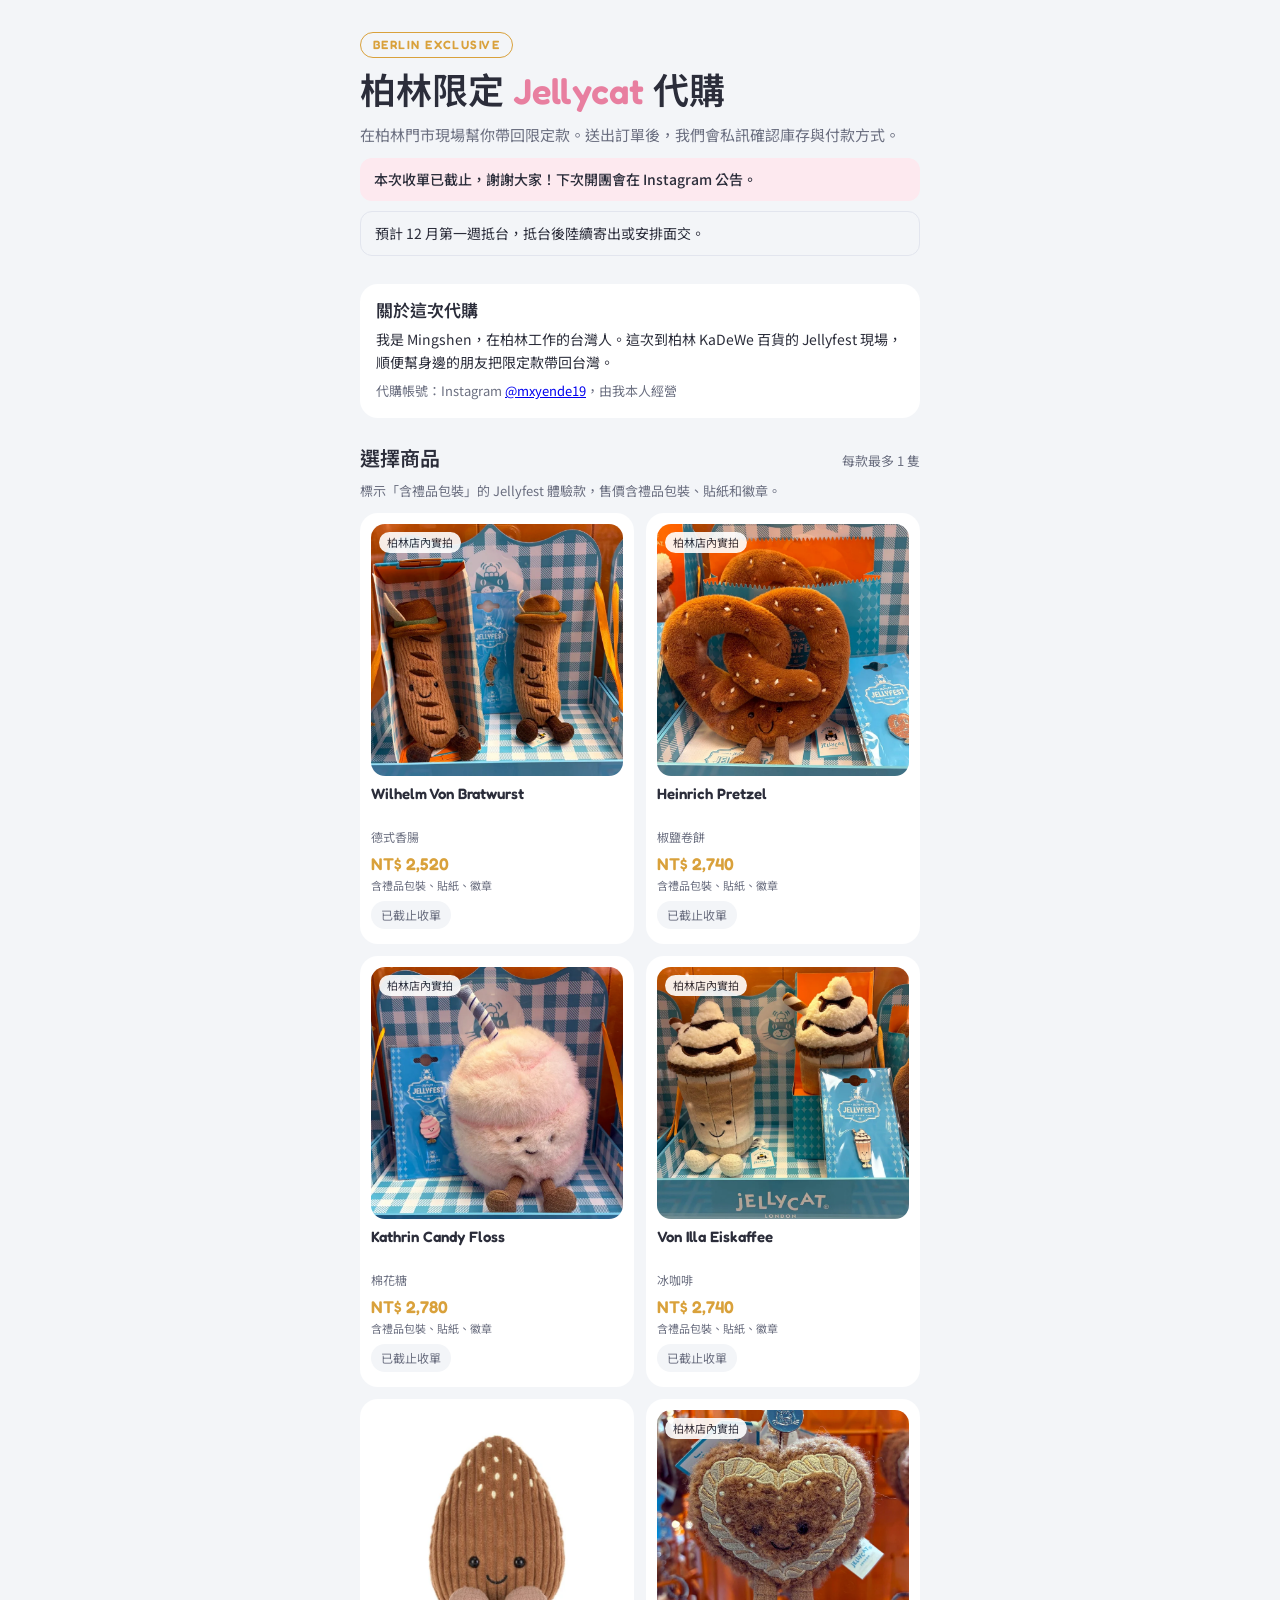
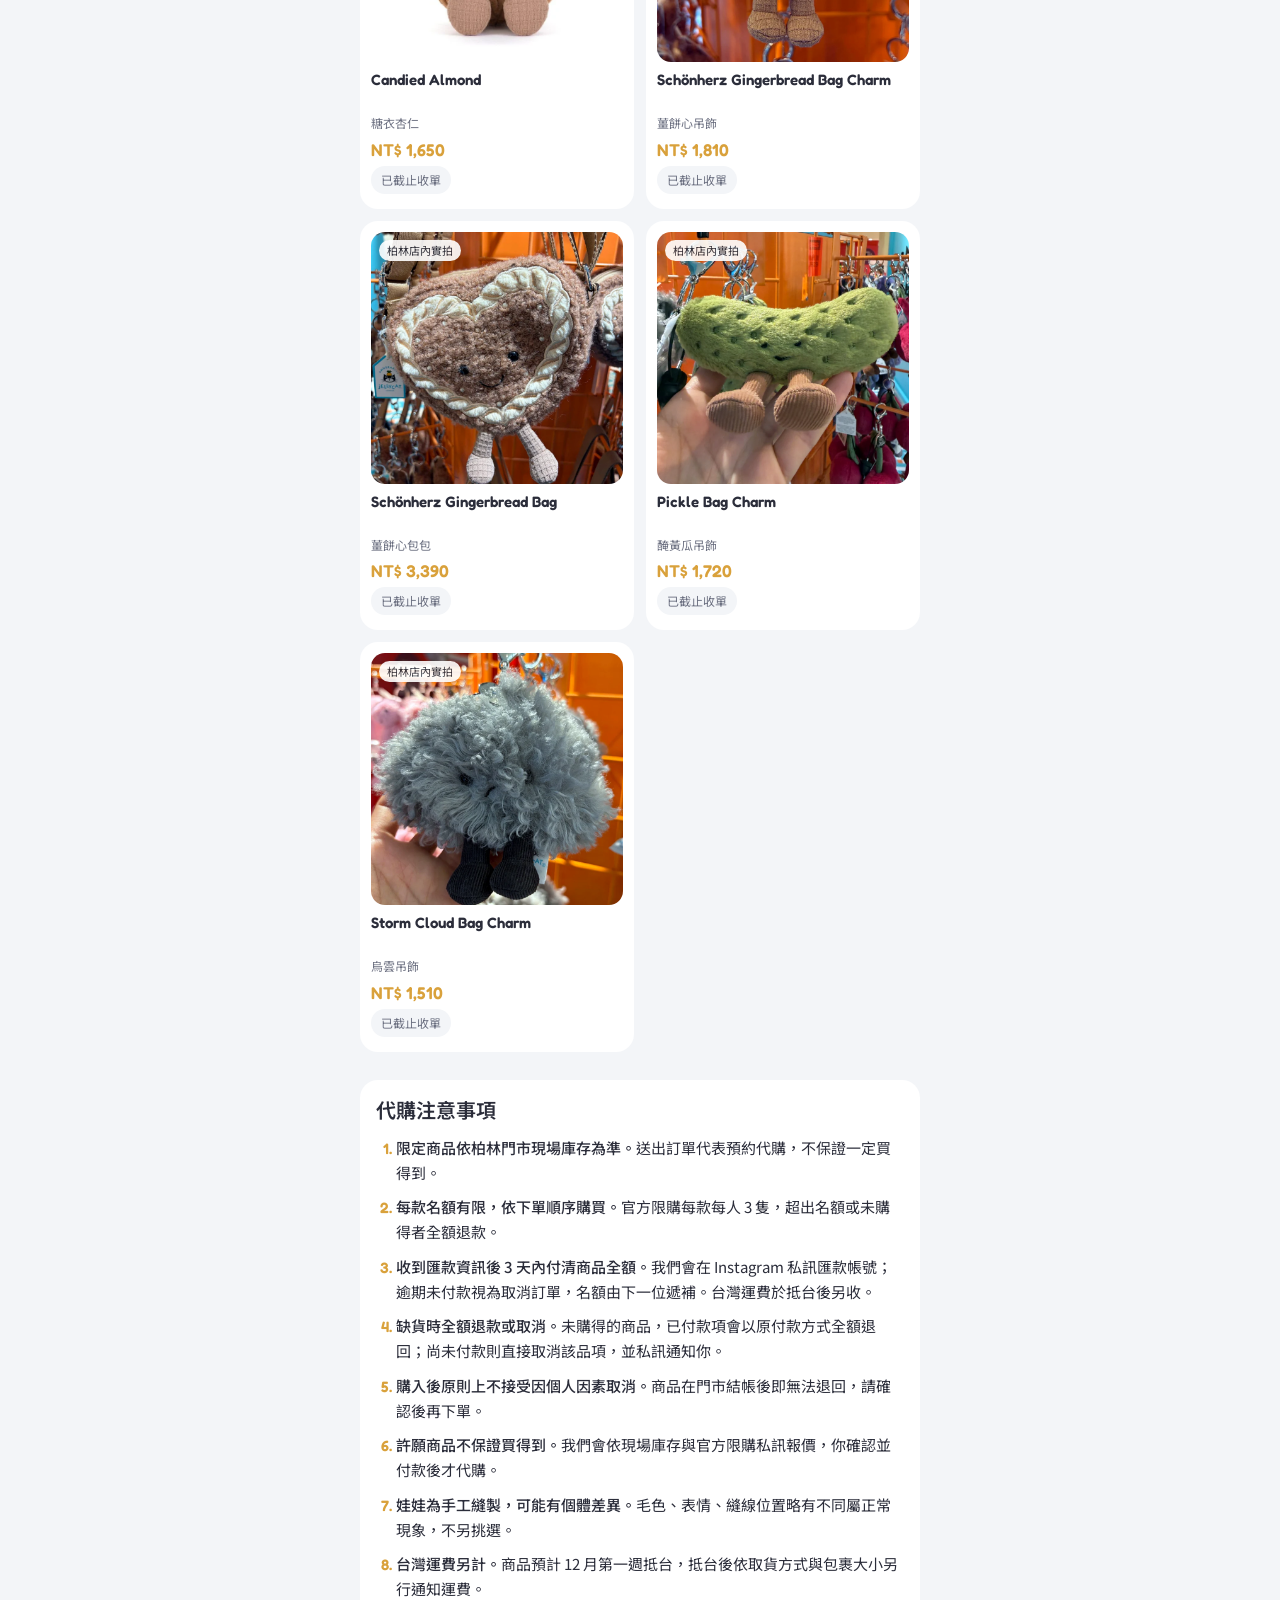
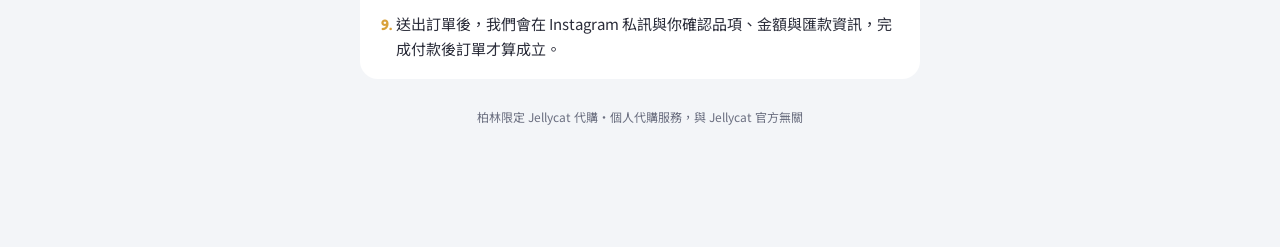
<file: public/jellycat/index.html>
<!doctype html>
<html lang="zh-Hant-TW">
<head>
<meta charset="utf-8">
<meta name="viewport" content="width=device-width, initial-scale=1, viewport-fit=cover">
<title>柏林限定 Jellycat 代購</title>
<meta name="description" content="柏林限定 Jellycat 代購下單頁，台灣取貨／寄送。">
<link rel="preconnect" href="https://fonts.googleapis.com">
<link rel="preconnect" href="https://fonts.gstatic.com" crossorigin>
<link rel="stylesheet" href="https://fonts.googleapis.com/css2?family=Fredoka:wght@500;600&family=Noto+Sans+TC:wght@400;500;700&display=swap">
<style>
/* Layout: 單欄手機優先；商品卡 → 訂購表單 → 注意事項，底部固定金額列 */
:root {
  --bg: #f3f5f8;          /* 柏林早晨的淡灰藍 */
  --surface: #ffffff;
  --ink: #2b2d3a;
  --muted: #6b6f80;
  --line: #e2e5ee;
  --pink: #e87fa0;        /* 棉花糖粉：主要按鈕 */
  --pink-ink: #ffffff;
  --pink-soft: #fde9ef;
  --mustard: #d9a13b;     /* 椒鹽卷餅金：價格、標記 */
  --mustard-soft: #fbf1dc;
  --danger: #c2413b;
  --ok: #3f8f6b;
  --f-display: "Fredoka", "Noto Sans TC", system-ui, sans-serif;
  --f-body: "Noto Sans TC", "PingFang TC", "Microsoft JhengHei", system-ui, sans-serif;
  --r: 18px;
}
@media (prefers-color-scheme: dark) {
  :root:not([data-theme="light"]) {
    --bg: #17181f; --surface: #22242e; --ink: #eceef5; --muted: #a2a6b6; --line: #343744;
    --pink: #f095b1; --pink-ink: #2a1520; --pink-soft: #3a2530; --mustard: #e8b65a; --mustard-soft: #3a3020;
    --danger: #f07a72; --ok: #6cc59b; color-scheme: dark;
  }
}
:root[data-theme="dark"] {
  --bg: #17181f; --surface: #22242e; --ink: #eceef5; --muted: #a2a6b6; --line: #343744;
  --pink: #f095b1; --pink-ink: #2a1520; --pink-soft: #3a2530; --mustard: #e8b65a; --mustard-soft: #3a3020;
  --danger: #f07a72; --ok: #6cc59b; color-scheme: dark;
}
* { box-sizing: border-box; }
[hidden] { display: none !important; }
body {
  margin: 0; background: var(--bg); color: var(--ink);
  font: 15px/1.65 var(--f-body);
  padding-inline: 16px; padding-block: 0 112px;
}
.wrap { max-width: 560px; margin: 0 auto; display: grid; gap: 28px; }
h1, h2, h3 { text-wrap: balance; margin: 0; }
button, input, select, textarea { font: inherit; color: inherit; }
:focus-visible { outline: 3px solid var(--pink); outline-offset: 2px; }

/* header */
.hero { padding-top: 32px; display: grid; gap: 10px; }
.stamp {
  justify-self: start; font: 600 12px/1 var(--f-display); letter-spacing: .12em; text-transform: uppercase;
  color: var(--mustard); border: 1.5px solid var(--mustard); border-radius: 999px; padding: 6px 12px;
}
.hero h1 { font: 600 30px/1.25 var(--f-display); }
.hero h1 span { color: var(--pink); }
.hero p { margin: 0; color: var(--muted); }
.deadline { font-size: 14px; color: var(--ink); background: var(--mustard-soft); border-radius: 12px; padding: 10px 14px; }
.deadline.closed { background: var(--pink-soft); font-weight: 500; }
.arrival { font-size: 14px; color: var(--ink); border: 1.5px solid var(--line); border-radius: 12px; padding: 10px 14px; }
.draft { font-size: 13px; color: var(--danger); border: 1.5px dashed var(--danger); border-radius: 12px; padding: 10px 14px; }

.sec-title { display: flex; align-items: baseline; justify-content: space-between; gap: 12px; margin-bottom: 12px; }
.sec-title h2 { font: 600 20px/1.3 var(--f-display); }
.sec-title small { color: var(--muted); font-size: 13px; }
.sec-note { margin: -4px 0 12px; color: var(--muted); font-size: 13px; }
.about { background: var(--surface); border-radius: var(--r); padding: 16px; display: grid; gap: 6px; }
.about h2 { font: 600 17px/1.3 var(--f-display); }
.about p { margin: 0; font-size: 14px; }
.about .who { color: var(--muted); font-size: 13px; }
.safe { font-size: 13px; line-height: 1.6; background: var(--bg); border-radius: 12px; padding: 12px 14px; }
.safe b { font-weight: 500; }

/* products */
.grid { display: grid; grid-template-columns: 1fr 1fr; gap: 12px; }
.card { background: var(--surface); border-radius: var(--r); padding: 10px 10px 14px; display: flex; flex-direction: column; gap: 8px; border: 1.5px solid transparent; transition: border-color .2s; }
.card.picked { border-color: var(--pink); }
.ph {
  aspect-ratio: 1; max-width: 100%; border-radius: 14px; overflow: hidden; position: relative;
  background: var(--tint); display: grid; place-items: center;
}
.ph img { width: 100%; height: 100%; object-fit: cover; display: block; }
.ph .mono { font: 600 40px/1 var(--f-display); color: var(--ink); opacity: .55; }
.ph .badge { position: absolute; top: 8px; left: 8px; font-size: 11px; line-height: 1; padding: 5px 8px; border-radius: 999px; background: var(--surface); color: var(--ink); opacity: .9; }
.ph .cap { position: absolute; bottom: 8px; left: 0; right: 0; text-align: center; font-size: 11px; color: var(--ink); opacity: .55; }
.card h3 { font: 600 15px/1.3 var(--f-display); min-height: 2.6em; }
.card .zh { font-size: 12px; color: var(--muted); margin-top: -4px; }
.price { font: 600 17px/1 var(--f-display); color: var(--mustard); font-variant-numeric: tabular-nums; }
.price.tbd { font: 500 13px/1.2 var(--f-body); }
.perk { font-size: 11px; line-height: 1.4; color: var(--muted); margin-top: -2px; }
.card .qty, .card .paused { margin-top: auto; }   /* 名稱長短不同時，按鈕仍對齊在卡片底部 */
.paused { align-self: flex-start; font-size: 12px; color: var(--muted); background: var(--bg); border-radius: 999px; padding: 4px 10px; justify-self: start; }
.qty { display: grid; grid-template-columns: 36px 1fr 36px; align-items: center; background: var(--bg); border-radius: 999px; padding: 3px; }
.qty button { width: 36px; height: 36px; border-radius: 50%; border: 0; background: var(--surface); font-size: 18px; cursor: pointer; line-height: 1; }
.qty button:disabled { opacity: .35; cursor: default; }
.qty output { text-align: center; font: 600 16px/1 var(--f-display); font-variant-numeric: tabular-nums; }

/* form */
form { display: grid; gap: 28px; }
.panel { background: var(--surface); border-radius: var(--r); padding: 18px 16px; display: grid; gap: 16px; }
.field { display: grid; gap: 6px; }
.field label, .legend { font-weight: 500; font-size: 14px; }
.req { color: var(--pink); margin-left: 2px; }
.opt { color: var(--muted); font-weight: 400; font-size: 12px; margin-left: 4px; }
.hint { color: var(--muted); font-size: 12px; }
input[type=text], input[type=email], input[type=tel], select, textarea {
  width: 100%; border: 1.5px solid var(--line); background: var(--surface); border-radius: 12px; padding: 11px 12px; font-size: 16px;
}
textarea { min-height: 88px; resize: vertical; }
input:focus, select:focus, textarea:focus { border-color: var(--pink); outline: none; }
.row { display: grid; grid-template-columns: 120px 1fr; gap: 8px; }
.invalid input, .invalid select, .invalid .choices { border-color: var(--danger) !important; }
.err { color: var(--danger); font-size: 12px; }
.sr-only { position: absolute; width: 1px; height: 1px; padding: 0; margin: -1px; overflow: hidden; clip: rect(0 0 0 0); border: 0; }
.photos { display: flex; flex-wrap: wrap; gap: 10px; }
.thumb { position: relative; width: 88px; height: 88px; border-radius: 12px; overflow: hidden; background: var(--bg); }
.thumb img { width: 100%; height: 100%; object-fit: cover; display: block; }
.thumb button { position: absolute; top: 4px; right: 4px; width: 26px; height: 26px; border-radius: 50%; border: 0; background: var(--ink); color: var(--surface); font-size: 15px; line-height: 1; cursor: pointer; opacity: .85; }
.photo-add { width: 88px; height: 88px; border-radius: 12px; border: 1.5px dashed var(--line); display: grid; place-items: center; text-align: center; font-size: 12px; color: var(--muted); cursor: pointer; line-height: 1.4; }
.photo-add:hover { border-color: var(--pink); color: var(--ink); }
#f-photos:focus-visible + .photo-add { outline: 3px solid var(--pink); outline-offset: 2px; }

.choices { display: grid; gap: 8px; border-radius: 14px; border: 1.5px solid transparent; }
.choice { display: grid; grid-template-columns: 20px 1fr auto; gap: 10px; align-items: start; border: 1.5px solid var(--line); border-radius: 14px; padding: 12px; cursor: pointer; }
.choice input { margin: 3px 0 0; accent-color: var(--pink); }
.choice:has(input:checked) { border-color: var(--pink); background: var(--pink-soft); }
.choice b { font-weight: 500; display: block; }
.choice span.d { color: var(--muted); font-size: 12px; }
.choice .fee { font-size: 12px; color: var(--muted); white-space: nowrap; }

/* summary */
.sum { display: grid; gap: 8px; font-variant-numeric: tabular-nums; }
.sum .li { display: flex; justify-content: space-between; gap: 12px; font-size: 14px; }
.sum .li span:first-child { min-width: 0; }
.sum .empty { color: var(--muted); font-size: 14px; }
.sum hr { border: 0; border-top: 1.5px dashed var(--line); margin: 4px 0; width: 100%; }
.sum .total { font: 600 18px/1.3 var(--f-display); }
.sum .total span:last-child { color: var(--pink); }
.sum .note { color: var(--muted); font-size: 12px; }

.agree { display: grid; grid-template-columns: 20px 1fr; gap: 10px; font-size: 14px; align-items: start; }
.agree input { margin: 4px 0 0; accent-color: var(--pink); }

.btn {
  border: 0; border-radius: 999px; background: var(--pink); color: var(--pink-ink);
  font: 600 16px/1 var(--f-display); padding: 16px 22px; cursor: pointer; width: 100%;
}
.btn:disabled { opacity: .6; cursor: progress; }
.btn.ghost { background: transparent; color: var(--ink); border: 1.5px solid var(--line); }

/* notes */
.notes { background: var(--surface); border-radius: var(--r); padding: 18px 16px; }
.notes ol { margin: 0; padding-left: 1.3em; display: grid; gap: 10px; }
.notes li::marker { color: var(--mustard); font-family: var(--f-display); font-weight: 600; }
.notes b { font-weight: 500; }

footer { color: var(--muted); font-size: 12px; text-align: center; padding-bottom: 8px; }

/* sticky bar */
.bar {
  position: fixed; left: 0; right: 0; bottom: 0; z-index: 5;
  background: var(--surface); border-top: 1px solid var(--line);
  padding: 10px 16px calc(10px + env(safe-area-inset-bottom, 0px));
}
.bar .in { max-width: 560px; margin: 0 auto; display: flex; align-items: center; justify-content: space-between; gap: 12px; }
.bar .t { font-variant-numeric: tabular-nums; line-height: 1.3; }
.bar .t small { display: block; color: var(--muted); font-size: 12px; }
.bar .t b { font: 600 19px/1.2 var(--f-display); color: var(--pink); }
.bar .btn { width: auto; padding: 13px 20px; font-size: 15px; }

/* done */
.done { display: grid; gap: 14px; }
.done h2 { font: 600 22px/1.3 var(--f-display); }
.done pre { white-space: pre-wrap; word-break: break-word; background: var(--bg); border-radius: 12px; padding: 14px; font: 13px/1.6 var(--f-body); margin: 0; max-height: 360px; overflow: auto; }
.contact { display: grid; gap: 6px; font-size: 14px; }
.contact code { font: 500 14px var(--f-body); background: var(--mustard-soft); padding: 2px 8px; border-radius: 6px; user-select: all; }
.toast { color: var(--ok); font-size: 13px; min-height: 1.2em; }

@media (min-width: 640px) { .hero h1 { font-size: 36px; } }
@media (prefers-reduced-motion: reduce) { * { transition: none !important; scroll-behavior: auto !important; } }
</style>

<div class="wrap">
  <header class="hero">
    <span class="stamp" id="stamp">Berlin Exclusive</span>
    <h1 id="title">柏林限定 <span>Jellycat</span> 代購</h1>
    <p id="intro"></p>
    <div class="deadline" id="deadline" hidden></div>
    <div class="arrival" id="arrival" hidden></div>
    <div class="draft" id="demoNote" hidden>作品展示版：所有功能都可以操作，但送出後不會真的下單。</div>
  </header>

  <main id="main" style="display:grid;gap:28px">
    <section class="about" id="about" aria-labelledby="h-about" hidden>
      <h2 id="h-about">關於這次代購</h2>
      <p id="aboutText"></p>
      <p class="who" id="aboutContact"></p>
    </section>
    <section aria-labelledby="h-products">
      <div class="sec-title"><h2 id="h-products">選擇商品</h2><small id="limitHint"></small></div>
      <p class="sec-note" id="priceNote" hidden></p>
      <div class="grid" id="grid"></div>
    </section>

    <form id="form" novalidate>
      <section aria-labelledby="h-wish">
        <div class="sec-title"><h2 id="h-wish">許願代購</h2><small>選填</small></div>
        <div class="panel">
          <div class="field">
            <label for="f-wish">其他想代購的商品</label>
            <textarea id="f-wish" placeholder="例：Zsazsa Boar × 1、Pecanine Dog × 1"></textarea>
            <span class="hint">沒列在上方的商品也可以許願。我們會依現場狀況私訊報價，你確認後才代購，不列入下方試算。</span>
          </div>
          <div class="field">
            <span class="legend" id="lg-photos">參考照片<span class="opt">選填，最多 <span id="photoMax">2</span> 張</span></span>
            <div class="photos" aria-labelledby="lg-photos">
              <div class="photos" id="photoList"></div>
              <input type="file" id="f-photos" accept="image/*" multiple class="sr-only">
              <label class="photo-add" id="photoAdd" for="f-photos">＋<br>加入照片</label>
            </div>
            <span class="err" id="photoErr" role="alert"></span>
          </div>
        </div>
      </section>

      <section aria-labelledby="h-buyer">
        <div class="sec-title"><h2 id="h-buyer">訂購人資料</h2></div>
        <div class="panel">
          <div class="field" data-f="name">
            <label for="f-name">姓名<span class="req">*</span></label>
            <input type="text" id="f-name" autocomplete="name" placeholder="收件人姓名，與取貨證件相同">
          </div>
          <div class="field" data-f="contact">
            <label for="f-contact">Instagram 帳號<span class="req">*</span></label>
            <input type="text" id="f-contact" autocomplete="off" autocapitalize="off" spellcheck="false" placeholder="例：@your_ig">
            <span class="hint">我們會用 Instagram 私訊跟你確認訂單與付款。</span>
          </div>
          <div class="field" data-f="phone">
            <label for="f-phone">聯絡電話<span class="req">*</span></label>
            <input type="tel" id="f-phone" autocomplete="tel" inputmode="tel" placeholder="0912-345-678">
            <span class="hint">超商取貨與宅配需要收件人手機。</span>
          </div>
          <div class="field" data-f="email">
            <label for="f-email">Email<span class="opt">選填</span></label>
            <input type="email" id="f-email" autocomplete="email" placeholder="you@example.com">
          </div>
        </div>
      </section>

      <section aria-labelledby="h-ship">
        <div class="sec-title"><h2 id="h-ship">台灣取貨／寄送</h2><small>運費另計</small></div>
        <div class="panel">
          <div class="field" data-f="ship">
            <span class="legend" id="lg-ship">取貨方式<span class="req">*</span></span>
            <div class="choices" id="ship" role="radiogroup" aria-labelledby="lg-ship"></div>
          </div>
          <div class="field" data-f="shipinfo">
            <label for="f-shipinfo">取貨門市或地址<span class="req">*</span></label>
            <input type="text" id="f-shipinfo" placeholder="例：7-11 ○○門市／台北市○○區…">
          </div>
          <div class="field">
            <label for="f-note">備註<span class="opt">選填</span></label>
            <textarea id="f-note" placeholder="例：缺貨時可接受替代款、想合併其他訂單…"></textarea>
          </div>
        </div>
      </section>

      <section aria-labelledby="h-sum">
        <div class="sec-title"><h2 id="h-sum">訂單金額試算</h2></div>
        <div class="panel">
          <div class="sum" id="sum"></div>
          <label class="agree" data-f="agree"><input type="checkbox" id="f-agree"><span>我已閱讀並同意下方的代購注意事項。</span></label>
          <div class="safe" id="safeNote" hidden></div>
          <div class="err" id="formErr" role="alert"></div>
          <button class="btn" type="submit" id="submitBtn">送出訂單</button>
        </div>
      </section>
    </form>

    <section class="notes" aria-labelledby="h-notes" id="notes">
      <div class="sec-title"><h2 id="h-notes">代購注意事項</h2></div>
      <ol id="noteList"></ol>
    </section>
  </main>

  <section class="panel done" id="done" hidden aria-live="polite">
    <h2>訂單已建立</h2>
    <p style="margin:0" id="doneMsg"></p>
    <pre id="orderText"></pre>
    <button class="btn" type="button" id="copyBtn">複製訂單內容</button>
    <div class="toast" id="toast"></div>
    <div class="contact" id="contactBox"></div>
    <button class="btn ghost" type="button" id="newBtn">再下一筆訂單</button>
  </section>

  <footer id="foot"></footer>
</div>

<div class="bar" id="bar">
  <div class="in">
    <div class="t"><small id="barCount">尚未選擇商品</small><b id="barTotal">NT$ 0</b></div>
    <button class="btn" type="button" id="barBtn">填寫資料</button>
  </div>
</div>

<script>
/* =====================================================================
 *  設定區：只要改這裡就好
 * ===================================================================== */
const CONFIG = {
  shopName: "柏林限定 Jellycat 代購",
  intro: "在柏林門市現場幫你帶回限定款。送出訂單後，我們會私訊確認庫存與付款方式。",
  deadline: "收單至 11/1（日）23:59（台灣時間）",                 // 收單截止，例："收單至 10/20（一）23:59"，留空則不顯示
  // 自動關閉下單的時間，+08:00 代表台灣時間；留空則不會自動關閉
  closeAt: "2026-11-01T23:59:00+08:00",
  closedMessage: "本次收單已截止，謝謝大家！下次開團會在 Instagram 公告。",
  arrival: "預計 12 月第一週抵台，抵台後陸續寄出或安排面交。",   // 顯示在頁首，留空則不顯示
  priceNote: "標示「含禮品包裝」的 Jellyfest 體驗款，售價含禮品包裝、貼紙和徽章。",   // 顯示在商品區標題下方，留空則不顯示
  showDraftBanner: true,        // 價格確定後改成 false
  demoMode: false,              // 作品集展示版：true 時不送出訂單，頁首顯示展示版說明

  // 送單網址：貼上 Google Apps Script 網頁應用程式網址（見 README）。
  // 留空時，送出後會產生訂單文字，請買家複製傳給你。
  orderEndpoint: "https://script.google.com/macros/s/AKfycbz0XcD3rxkhkfda1bymb8qXByMWIEp0CgAX-QIO2uvBhQeKH-XOazMwSx43stDPzwbP/exec",

  // 送到 Google 表單：填入表單網址與各題的 entry 編號（見 README）。
  // formUrl 留空就不送。可以和 orderEndpoint 擇一或同時使用。
  // 某一題不需要就把 entry 留空字串。
  googleForm: {
    formUrl: "",                // 例："https://docs.google.com/forms/d/e/1FAIpQL.../viewform"
    entries: {
      orderId:  "",             // 訂單編號，例："entry.123456789"
      name:     "",             // 姓名
      contact:  "",             // 聯絡方式（例：Instagram：@abc123）
      phone:    "",             // 聯絡電話
      email:    "",             // Email
      items:    "",             // 商品明細
      total:    "",             // 預估金額
      shipping: "",             // 取貨方式
      shipInfo: "",             // 取貨門市或地址
      note:     "",             // 備註
      fullText: "",             // 完整訂單內容
      wish:     "",             // 許願商品
    },
  },

  // 你的聯絡帳號（顯示在送出後的畫面）
  contact: { line: "", instagram: "mxyende19" },

  // 頁首「關於這次代購」，text 留空則不顯示
  about: {
    text: "我是 Mingshen，在柏林工作的台灣人。這次到柏林 KaDeWe 百貨的 Jellyfest 現場，順便幫身邊的朋友把限定款帶回台灣。",
  },
  // 送出按鈕上方的付款安全說明，留空則不顯示
  safetyNote: "<b>付款安全：</b>這個網頁不會收款，也不會要你輸入信用卡號或驗證碼。送出後我們會用 Instagram 私訊確認，確認後才提供匯款帳號。",

  currency: "NT$",
  serviceFeePerItem: 0,         // 每件代購費（已含在售價就填 0）
  maxWishPhotos: 2,             // 許願照片最多幾張（Apps Script 的 MAX_PHOTOS 要一致）
  maxQtyPerItem: 1,             // 每位買家每款上限（官方限購每款每人 3 隻）

  // 商品：price 填台幣整數；尚未定價填 null（顯示「價格確認中」）
  // image 填圖片網址或相對路徑（如 "img/wilhelm.jpg"），留空顯示預留位置
  // status: "open" 可下單｜"paused" 暫停接單
  // storePhoto: true 會在照片角落標示「柏林店內實拍」，只用在自己拍的照片
  // perk：顯示在價格下方的小字，例如是否含禮品包裝；不需要就不寫
  products: [
    { id: "wilhelm",  name: "Wilhelm Von Bratwurst", zh: "德式香腸", price: 2520, image: "img/store-wilhelm.webp", status: "open", storePhoto: true, tint: "#f6dccb", mono: "W", perk: "含禮品包裝、貼紙、徽章" },
    { id: "heinrich", name: "Heinrich Pretzel",      zh: "椒鹽卷餅", price: 2740, image: "img/store-pretzel.webp", status: "open", storePhoto: true, tint: "#f3e3c1", mono: "H", perk: "含禮品包裝、貼紙、徽章" },
    { id: "kathrin",  name: "Kathrin Candy Floss",   zh: "棉花糖",   price: 2780, image: "img/store-candy-floss.webp", status: "open", storePhoto: true, tint: "#f9dbe6", mono: "K", perk: "含禮品包裝、貼紙、徽章" },
    { id: "vonilla",  name: "Von Illa Eiskaffee",    zh: "冰咖啡",   price: 2740, image: "img/store-eiskaffee.webp", status: "open", storePhoto: true, tint: "#e2dcd3", mono: "V", perk: "含禮品包裝、貼紙、徽章" },
    { id: "almond",   name: "Candied Almond",        zh: "糖衣杏仁",   price: 1650, image: "img/candied-almond.webp", status: "open", tint: "#efe4d6", mono: "A" },
    { id: "gingerbread", name: "Schönherz Gingerbread Bag Charm", zh: "薑餅心吊飾", price: 1810, image: "img/store-gingerbread-charm.webp", status: "open", storePhoto: true, tint: "#efe4d6", mono: "G" },
    { id: "gingerbag", name: "Schönherz Gingerbread Bag", zh: "薑餅心包包", price: 3390, image: "img/store-gingerbread-bag.webp", status: "open", storePhoto: true, tint: "#efe4d6", mono: "G" },
    { id: "pickle",   name: "Pickle Bag Charm",      zh: "醃黃瓜吊飾", price: 1720, image: "img/store-pickle-charm.webp", status: "open", storePhoto: true, tint: "#e3ead2", mono: "P" },
    { id: "cloud",    name: "Storm Cloud Bag Charm", zh: "烏雲吊飾",   price: 1510, image: "img/store-storm-cloud-charm.webp", status: "open", storePhoto: true, tint: "#e4e6ea", mono: "C" },
  ],

  // 取貨方式：fee 填數字會列入試算；填 null 顯示「另計」
  // placeholder：選了這個方式後，「取貨門市或地址」欄位顯示的範例
  shipping: [
    { id: "711",    name: "7-11 賣貨便",   desc: "到貨後寄送至指定門市",       fee: null, placeholder: "例：7-11 信義門市（店號 123456）" },
    { id: "home",   name: "宅配到府",      desc: "黑貓或郵局，依包裹大小計價", fee: null, placeholder: "例：台北市大安區○○路○段○號○樓" },
    { id: "meet",   name: "面交",          desc: "時間地點另行約定",           fee: 0, placeholder: "例：希望在台北捷運○○站附近" },
  ],

  notes: [
    "<b>限定商品依柏林門市現場庫存為準。</b>送出訂單代表預約代購，不保證一定買得到。",
    "<b>每款名額有限，依下單順序購買。</b>官方限購每款每人 3 隻，超出名額或未購得者全額退款。",
    "<b>收到匯款資訊後 3 天內付清商品全額。</b>我們會在 Instagram 私訊匯款帳號；逾期未付款視為取消訂單，名額由下一位遞補。台灣運費於抵台後另收。",
    "<b>缺貨時全額退款或取消。</b>未購得的商品，已付款項會以原付款方式全額退回；尚未付款則直接取消該品項，並私訊通知你。",
    "<b>購入後原則上不接受因個人因素取消。</b>商品在門市結帳後即無法退回，請確認後再下單。",
    "<b>許願商品不保證買得到。</b>我們會依現場庫存與官方限購私訊報價，你確認並付款後才代購。",
    "<b>娃娃為手工縫製，可能有個體差異。</b>毛色、表情、縫線位置略有不同屬正常現象，不另挑選。",
    "<b>台灣運費另計。</b>商品預計 12 月第一週抵台，抵台後依取貨方式與包裹大小另行通知運費。",
    "送出訂單後，我們會在 Instagram 私訊與你確認品項、金額與匯款資訊，完成付款後訂單才算成立。",
  ],
};
/* ===================================================================== */

const $ = (s) => document.querySelector(s);
const fmt = (n) => CONFIG.currency + " " + n.toLocaleString("zh-TW");
const qty = Object.fromEntries(CONFIG.products.map((p) => [p.id, 0]));

function esc(s) { return String(s).replace(/[&<>"']/g, (c) => ({ "&": "&amp;", "<": "&lt;", ">": "&gt;", '"': "&quot;", "'": "&#39;" }[c])); }

function renderHeader() {
  $("#title").innerHTML = esc(CONFIG.shopName).replace("Jellycat", "<span>Jellycat</span>");
  $("#intro").textContent = CONFIG.intro;
  // 頁首的截止時間與範例價格提示可以從 HTML 刪掉，這裡找不到就略過
  const deadline = $("#deadline"), draft = $("#draft");
  if (deadline && CONFIG.deadline) { deadline.textContent = CONFIG.deadline; deadline.hidden = false; }
  if (draft) draft.hidden = !CONFIG.showDraftBanner;
  $("#limitHint").textContent = `每款最多 ${CONFIG.maxQtyPerItem} 隻`;
  if (CONFIG.about && CONFIG.about.text) {
    $("#aboutText").textContent = CONFIG.about.text;
    const ig = (CONFIG.contact.instagram || "").replace(/^@/, "");
    $("#aboutContact").innerHTML = ig
      ? `代購帳號：Instagram <a href="https://www.instagram.com/${encodeURIComponent(ig)}/" target="_blank" rel="noopener">@${esc(ig)}</a>，由我本人經營`
      : "";
    $("#about").hidden = false;
  }
  if (CONFIG.safetyNote) { $("#safeNote").innerHTML = CONFIG.safetyNote; $("#safeNote").hidden = false; }
  if (CONFIG.arrival && $("#arrival")) { $("#arrival").textContent = CONFIG.arrival; $("#arrival").hidden = false; }
  if (CONFIG.priceNote) { $("#priceNote").textContent = CONFIG.priceNote; $("#priceNote").hidden = false; }
  $("#noteList").innerHTML = CONFIG.notes.map((n) => `<li>${n}</li>`).join("");
  $("#foot").textContent = `${CONFIG.shopName}・個人代購服務，與 Jellycat 官方無關${CONFIG.demoMode ? "・作品展示版" : ""}`;
  $("#demoNote").hidden = !CONFIG.demoMode;
}

function renderProducts() {
  $("#grid").innerHTML = CONFIG.products.map((p) => {
    const open = p.status !== "paused" && !isClosed();
    const img = p.image
      ? `<img src="${esc(p.image)}" alt="${esc(p.name)}" loading="lazy">`
      : `<span class="mono">${esc(p.mono || p.name[0])}</span><span class="cap">商品圖片</span>`;
    const price = p.price == null ? `<div class="price tbd">價格確認中</div>` : `<div class="price">${fmt(p.price)}</div>`;
    const ctrl = open
      ? `<div class="qty" role="group" aria-label="${esc(p.name)} 數量">
           <button type="button" data-id="${p.id}" data-d="-1" aria-label="減少">−</button>
           <output id="q-${p.id}">0</output>
           <button type="button" data-id="${p.id}" data-d="1" aria-label="增加">+</button>
         </div>`
      : `<span class="paused">${isClosed() ? "已截止收單" : "暫停接單"}</span>`;
    return `<article class="card" id="c-${p.id}">
      <div class="ph" style="--tint:${esc(p.tint || "#eee")}">${img}${p.image && p.storePhoto ? `<span class="badge">柏林店內實拍</span>` : ""}</div>
      <h3>${esc(p.name)}</h3><div class="zh">${esc(p.zh || "")}</div>
      ${price}${p.perk ? `<div class="perk">${esc(p.perk)}</div>` : ""}${ctrl}</article>`;
  }).join("");
}

$("#f-wish").addEventListener("input", update);

/* ---------- 許願照片：在手機上先壓縮，再跟訂單一起送出 ---------- */
let photos = [];   // { type, data(base64), preview }

async function compressImage(file) {
  const url = URL.createObjectURL(file);
  try {
    const img = await new Promise((res, rej) => { const i = new Image(); i.onload = () => res(i); i.onerror = rej; i.src = url; });
    const scale = Math.min(1, 1200 / Math.max(img.naturalWidth, img.naturalHeight));
    const cv = document.createElement("canvas");
    cv.width = Math.round(img.naturalWidth * scale); cv.height = Math.round(img.naturalHeight * scale);
    const ctx = cv.getContext("2d");
    ctx.fillStyle = "#fff"; ctx.fillRect(0, 0, cv.width, cv.height);   // 透明背景轉 JPG 不會變黑
    ctx.drawImage(img, 0, 0, cv.width, cv.height);
    const dataUrl = cv.toDataURL("image/jpeg", 0.82);
    return { type: "image/jpeg", data: dataUrl.split(",")[1], preview: dataUrl };
  } finally { URL.revokeObjectURL(url); }
}

function renderPhotos() {
  $("#photoList").innerHTML = photos.map((p, i) =>
    `<div class="thumb"><img src="${p.preview}" alt="許願照片 ${i + 1}"><button type="button" data-rm="${i}" aria-label="移除第 ${i + 1} 張照片">×</button></div>`).join("");
  $("#photoAdd").hidden = photos.length >= CONFIG.maxWishPhotos;
}

$("#photoMax").textContent = CONFIG.maxWishPhotos;
$("#f-photos").addEventListener("change", async (e) => {
  const files = [...e.target.files]; e.target.value = "";
  const err = $("#photoErr"); err.textContent = "";
  for (const f of files) {
    if (photos.length >= CONFIG.maxWishPhotos) { err.textContent = `最多 ${CONFIG.maxWishPhotos} 張照片`; break; }
    if (!f.type.startsWith("image/")) { err.textContent = "只能上傳照片檔"; continue; }
    try { photos.push(await compressImage(f)); }
    catch (_) { err.textContent = "這張照片讀取不了，請換成 JPG 或 PNG 再試一次"; }
  }
  renderPhotos(); update();
});
$("#photoList").addEventListener("click", (e) => {
  const b = e.target.closest("button[data-rm]"); if (!b) return;
  photos.splice(Number(b.dataset.rm), 1);
  $("#photoErr").textContent = "";
  renderPhotos(); update();
});

$("#grid").addEventListener("click", (e) => {
  const b = e.target.closest("button[data-id]"); if (!b) return;
  const id = b.dataset.id;
  qty[id] = Math.max(0, Math.min(CONFIG.maxQtyPerItem, qty[id] + Number(b.dataset.d)));
  update();
});

/* ---------- 截止收單 ---------- */
const closeTime = CONFIG.closeAt ? new Date(CONFIG.closeAt).getTime() : NaN;
if (CONFIG.closeAt && isNaN(closeTime)) console.warn("closeAt 格式不正確，不會自動關閉：", CONFIG.closeAt);
let serverClosed = false;   // 試算表那端回覆已截止（買家裝置時間不準時也擋得住）
function isClosed() { return serverClosed || (!isNaN(closeTime) && Date.now() >= closeTime); }

let closedApplied = false;
function applyClosed() {
  if (closedApplied || !isClosed()) return;
  closedApplied = true;
  Object.keys(qty).forEach((k) => (qty[k] = 0));
  const box = $("#deadline");
  if (box) { box.textContent = CONFIG.closedMessage; box.classList.add("closed"); box.hidden = false; }
  if (!$("#done").hidden) return;   // 剛送出的訂單畫面不要打斷
  $("#form").hidden = true; $("#bar").hidden = true;
  renderProducts(); update();
}

function renderShipping() {
  $("#ship").innerHTML = CONFIG.shipping.map((s) => `
    <label class="choice"><input type="radio" name="ship" value="${s.id}">
      <span><b>${esc(s.name)}</b><span class="d">${esc(s.desc)}</span></span>
      <span class="fee">${s.fee == null ? "運費另計" : s.fee === 0 ? "免運" : fmt(s.fee)}</span>
    </label>`).join("");
  $("#ship").addEventListener("change", () => {
    // 依取貨方式換提示文字
    const s = CONFIG.shipping.find((x) => x.id === document.querySelector("input[name=ship]:checked")?.value);
    if (s && s.placeholder) $("#f-shipinfo").placeholder = s.placeholder;
    update();
  });
}

function calc() {
  const lines = CONFIG.products.filter((p) => qty[p.id] > 0).map((p) => ({
    id: p.id, name: p.name, qty: qty[p.id], price: p.price,
    subtotal: p.price == null ? null : p.price * qty[p.id],
  }));
  const count = lines.reduce((a, l) => a + l.qty, 0);
  const tbd = lines.some((l) => l.price == null);
  const items = lines.reduce((a, l) => a + (l.subtotal || 0), 0);
  const service = CONFIG.serviceFeePerItem * count;
  const shipId = document.querySelector("input[name=ship]:checked")?.value;
  const ship = CONFIG.shipping.find((s) => s.id === shipId) || null;
  const shipFee = ship && ship.fee != null ? ship.fee : 0;
  const wish = ($("#f-wish") ? $("#f-wish").value.trim() : "");
  const hasWish = !!wish || photos.length > 0;
  return { lines, count, tbd, items, service, ship, shipFee, wish, hasWish, total: items + service + shipFee };
}

function update() {
  const c = calc();
  CONFIG.products.forEach((p) => {
    const o = $("#q-" + p.id); if (!o) return;
    o.textContent = qty[p.id];
    $(`button[data-id="${p.id}"][data-d="-1"]`).disabled = qty[p.id] === 0;
    $(`button[data-id="${p.id}"][data-d="1"]`).disabled = qty[p.id] >= CONFIG.maxQtyPerItem;
    $("#c-" + p.id).classList.toggle("picked", qty[p.id] > 0);
  });
  let h = "";
  if (!c.lines.length && !c.hasWish) h = `<div class="empty">還沒選商品，先在上方加入數量，或填寫許願代購。</div>`;
  else {
    h += c.lines.map((l) => `<div class="li"><span>${esc(l.name)} × ${l.qty}</span><span>${l.subtotal == null ? "確認中" : fmt(l.subtotal)}</span></div>`).join("");
    if (c.hasWish) h += `<div class="li"><span>許願商品</span><span>另行報價</span></div>`;
    if (c.service) h += `<div class="li"><span>代購費（${fmt(CONFIG.serviceFeePerItem)} × ${c.count}）</span><span>${fmt(c.service)}</span></div>`;
    h += `<div class="li"><span>台灣運費${c.ship ? "（" + esc(c.ship.name) + "）" : ""}</span><span>${c.ship && c.ship.fee != null ? (c.ship.fee ? fmt(c.ship.fee) : "免運") : "另計"}</span></div>`;
    h += `<hr><div class="li total"><span>預估金額${c.hasWish ? "（不含許願）" : ""}</span><span>${fmt(c.total)}${c.tbd ? " 起" : ""}</span></div>`;
    h += `<div class="note">實際金額以私訊確認為準${c.tbd ? "；部分商品價格確認中，未計入" : ""}。</div>`;
  }
  $("#sum").innerHTML = h;
  $("#barCount").textContent = c.count ? `已選 ${c.count} 件` : "尚未選擇商品";
  $("#barTotal").textContent = fmt(c.total) + (c.tbd ? " 起" : "");
}

/* ---------- submit ---------- */
function setErr(f, on) { document.querySelector(`[data-f="${f}"]`)?.classList.toggle("invalid", on); }

function validate(c) {
  const errs = [];
  const name = $("#f-name").value.trim(), contact = $("#f-contact").value.trim().replace(/^@+/, ""), email = $("#f-email").value.trim();
  setErr("name", !name); if (!name) errs.push("請填寫姓名");
  setErr("contact", !contact); if (!contact) errs.push("請填寫 Instagram 帳號");
  const phone = $("#f-phone").value.replace(/[\s\-()]/g, "");
  if (!phone) { setErr("phone", true); errs.push("請填寫聯絡電話"); }
  else if (!/^(\+?886|0)\d{8,9}$/.test(phone)) { setErr("phone", true); errs.push("電話格式不正確，例：0912345678"); }
  else setErr("phone", false);
  const badEmail = email && !/^[^\s@]+@[^\s@]+\.[^\s@]+$/.test(email);
  setErr("email", badEmail); if (badEmail) errs.push("Email 格式不正確");
  setErr("ship", !c.ship); if (!c.ship) errs.push("請選擇取貨方式");
  const shipInfo = $("#f-shipinfo").value.trim();
  setErr("shipinfo", !shipInfo); if (!shipInfo) errs.push("請填寫取貨門市或地址");
  if (!c.count && !c.hasWish) errs.push("請至少選擇一件商品，或填寫許願代購");
  const agree = $("#f-agree").checked; setErr("agree", !agree); if (!agree) errs.push("請勾選同意注意事項");
  return errs;
}

// 訂單編號：BJ + 月日 + IG 帳號 + 2 碼亂數，例：BJ1003-your_ig-K7
// 最後 2 碼避免同一位買家同一天下兩筆時編號重複
function orderId(ig) {
  const d = new Date(), p = (n) => String(n).padStart(2, "0");
  const name = String(ig || "").replace(/[^\w.]/g, "").toLowerCase();
  const rand = Math.random().toString(36).slice(2, 4).toUpperCase().padEnd(2, "0");
  return `BJ${p(d.getMonth() + 1)}${p(d.getDate())}-${name ? name + "-" : ""}${rand}`;
}

function buildText(o) {
  return [
    `【${CONFIG.shopName}】訂單 ${o.id}`,
    `時間：${o.createdAt}`,
    ``,
    ...o.items.map((l) => `・${l.name} × ${l.qty}　${l.subtotal == null ? "價格確認中" : fmt(l.subtotal)}`),
    o.wish ? `・許願商品（另行報價）：${o.wish}` : null,
    o.photos.length ? `・許願照片：${o.photos.length} 張` : null,
    o.serviceFee ? `・代購費　${fmt(o.serviceFee)}` : null,
    `・台灣運費（${o.shipping}）　${o.shippingFee}`,
    `預估金額：${fmt(o.total)}${o.priceTbd ? " 起" : ""}${o.wish || o.photos.length ? "（不含許願商品）" : ""}`,
    ``,
    `姓名：${o.name}`,
    `${o.contactType}：${o.contact}`,
    `電話：${o.phone}`,
    o.email ? `Email：${o.email}` : null,
    o.shipInfo ? `取貨資訊：${o.shipInfo}` : null,
    o.note ? `備註：${o.note}` : null,
  ].filter((x) => x !== null).join("\n");
}

$("#form").addEventListener("submit", async (e) => {
  e.preventDefault();
  if (isClosed()) { applyClosed(); window.scrollTo({ top: 0, behavior: "smooth" }); return; }
  const c = calc(), errs = validate(c);
  $("#formErr").textContent = errs.join("、");
  if (errs.length) { document.querySelector(".invalid")?.scrollIntoView({ behavior: "smooth", block: "center" }); return; }

  const o = {
    id: orderId($("#f-contact").value),
    createdAt: new Date().toLocaleString("zh-TW", { hour12: false }),
    items: c.lines.map(({ name, qty, price, subtotal }) => ({ name, qty, price, subtotal })),
    serviceFee: c.service,
    shipping: c.ship.name,
    shippingFee: c.ship.fee == null ? "另計" : c.ship.fee ? fmt(c.ship.fee) : "免運",
    total: c.total, priceTbd: c.tbd,
    name: $("#f-name").value.trim(),
    contactType: "Instagram",
    contact: "@" + $("#f-contact").value.trim().replace(/^@+/, ""),
    phone: $("#f-phone").value.trim(),
    email: $("#f-email").value.trim(),
    shipInfo: $("#f-shipinfo").value.trim(),
    wish: c.wish,
    photos: photos.map((p) => ({ type: p.type, data: p.data })),
    note: $("#f-note").value.trim(),
  };
  o.text = buildText(o);

  let sent = false;
  const gfUrl = googleFormPostUrl();
  if (!CONFIG.demoMode && (CONFIG.orderEndpoint || gfUrl)) {
    const btn = $("#submitBtn"); btn.disabled = true; btn.textContent = "送出中…";
    const jobs = [];
    if (CONFIG.orderEndpoint) {
      // Apps Script 會回覆 { ok: true } 或 { ok: false, error: "closed" }
      jobs.push(fetch(CONFIG.orderEndpoint, { method: "POST", headers: { "Content-Type": "text/plain;charset=utf-8" }, body: JSON.stringify(o) })
        .then((r) => r.json())
        .then((d) => {
          if (d.error === "closed") serverClosed = true;
          if (!d.ok) throw new Error(d.error || "not ok");
        }));
    }
    if (gfUrl) {
      jobs.push(fetch(gfUrl, { method: "POST", mode: "no-cors", body: googleFormBody(o) }));
    }
    const results = await Promise.allSettled(jobs);
    sent = results.some((r) => r.status === "fulfilled");
    btn.disabled = false; btn.textContent = "送出訂單";
    if (serverClosed) { applyClosed(); window.scrollTo({ top: 0, behavior: "smooth" }); return; }
  }
  showDone(o, sent);
});

// 把 .../viewform 網址轉成表單的送出網址 .../formResponse
function googleFormPostUrl() {
  const u = (CONFIG.googleForm && CONFIG.googleForm.formUrl || "").trim();
  if (!u) return "";
  return u.split("?")[0].replace(/\/(viewform|formResponse)?\/?$/, "") + "/formResponse";
}

function googleFormBody(o) {
  const e = CONFIG.googleForm.entries || {};
  const values = {
    orderId: o.id,
    name: o.name,
    contact: `${o.contactType}：${o.contact}`,
    phone: o.phone,
    email: o.email,
    items: o.items.map((l) => `${l.name} × ${l.qty}`).join("\n"),
    total: fmt(o.total) + (o.priceTbd ? " 起" : ""),
    shipping: `${o.shipping}（運費 ${o.shippingFee}）`,
    shipInfo: o.shipInfo,
    note: o.note,
    fullText: o.text,
    wish: o.wish,
  };
  const body = new URLSearchParams();
  Object.keys(values).forEach((k) => { if (e[k]) body.append(e[k], values[k] || ""); });
  return body;
}

function showDone(o, sent) {
  $("#main").hidden = true; $("#bar").hidden = true; $("#done").hidden = false;
  $("#doneMsg").textContent = CONFIG.demoMode
    ? `訂單編號 ${o.id}。這是作品展示版，訂單沒有送出。正式版會把訂單寫進 Google 試算表，再用 Instagram 私訊買家匯款資訊。`
    : sent
    ? `訂單編號 ${o.id} 已送出。我們會在 1–2 天內透過 ${o.contactType} 私訊匯款資訊，請在收到後 3 天內付清商品全額。也可以複製下方內容私訊給我們留存。`
    : `訂單編號 ${o.id}。請複製下方內容，私訊傳給我們，收到後才算完成下單。${o.photos.length ? "許願照片也請一併私訊傳給我們。" : ""}`;
  $("#orderText").textContent = o.text;
  const rows = [];
  if (CONFIG.contact.line) rows.push(`<div>LINE：<code>${esc(CONFIG.contact.line)}</code></div>`);
  if (CONFIG.contact.instagram) rows.push(`<div>Instagram：<a href="https://www.instagram.com/${encodeURIComponent(CONFIG.contact.instagram.replace(/^@/, ""))}/" target="_blank" rel="noopener"><code>@${esc(CONFIG.contact.instagram.replace(/^@/, ""))}</code></a></div>`);
  $("#contactBox").innerHTML = rows.join("");
  window.scrollTo({ top: 0, behavior: "smooth" });
}

$("#copyBtn").addEventListener("click", () => {
  const t = $("#orderText").textContent;
  const fallback = () => { const r = document.createRange(); r.selectNodeContents($("#orderText")); const s = getSelection(); s.removeAllRanges(); s.addRange(r); $("#toast").textContent = "已選取文字，請長按或按 ⌘C／Ctrl+C 複製"; };
  try { navigator.clipboard.writeText(t).then(() => { $("#toast").textContent = "已複製，貼到 Instagram 私訊即可"; }, fallback); } catch (_) { fallback(); }
});
$("#newBtn").addEventListener("click", () => {
  Object.keys(qty).forEach((k) => (qty[k] = 0));
  $("#form").reset(); $("#formErr").textContent = ""; $("#toast").textContent = "";
  photos = []; renderPhotos();
  document.querySelectorAll(".invalid").forEach((x) => x.classList.remove("invalid"));
  $("#done").hidden = true; $("#main").hidden = false; $("#bar").hidden = false; update(); window.scrollTo({ top: 0 });
  if (isClosed()) { closedApplied = false; applyClosed(); }
});
$("#barBtn").addEventListener("click", () => {
  const target = calc().count ? "#h-buyer" : "#h-products";
  $(target).scrollIntoView({ behavior: "smooth", block: "start" });
});

renderHeader(); renderProducts(); renderShipping(); update();
applyClosed();
if (!isNaN(closeTime) && !isClosed()) {
  // 頁面一直開著也會在截止時間關閉
  const timer = setInterval(() => { if (isClosed()) { clearInterval(timer); applyClosed(); } }, 15000);
}
</script>

</html>
</file>
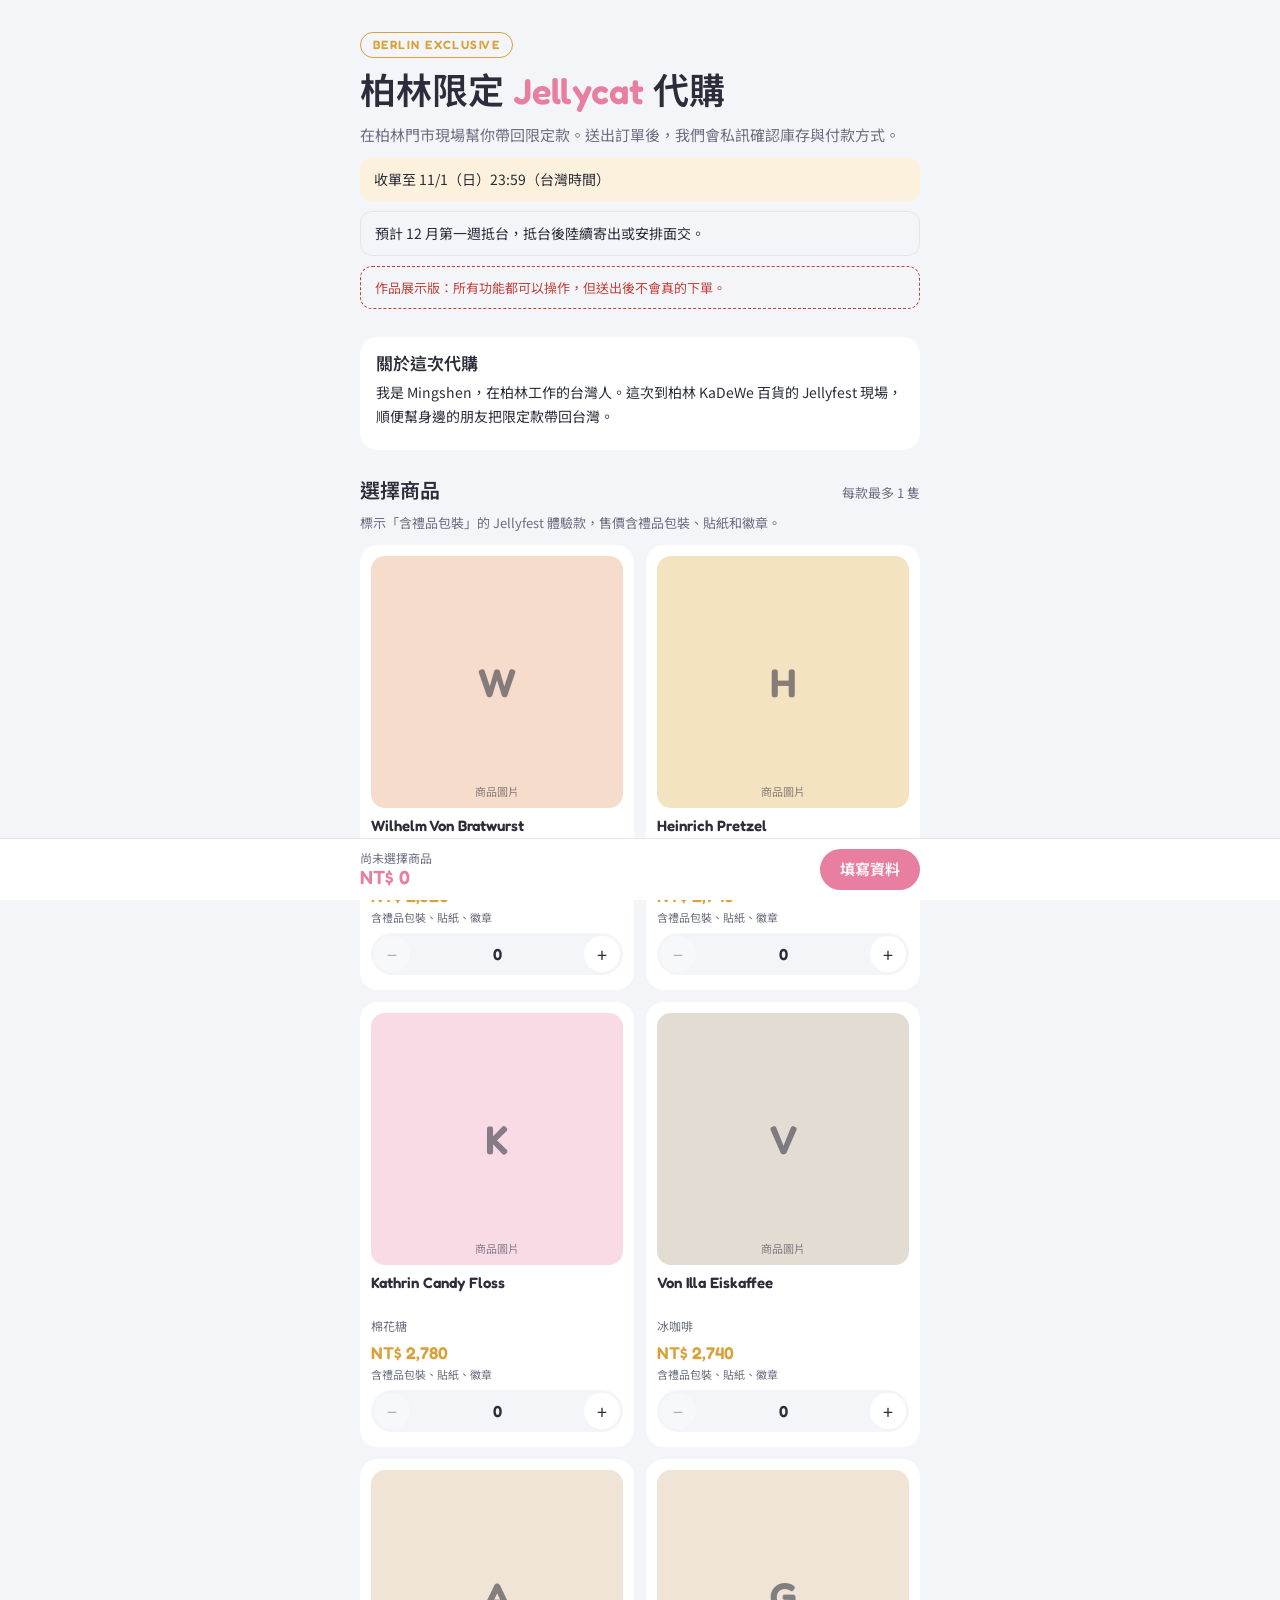
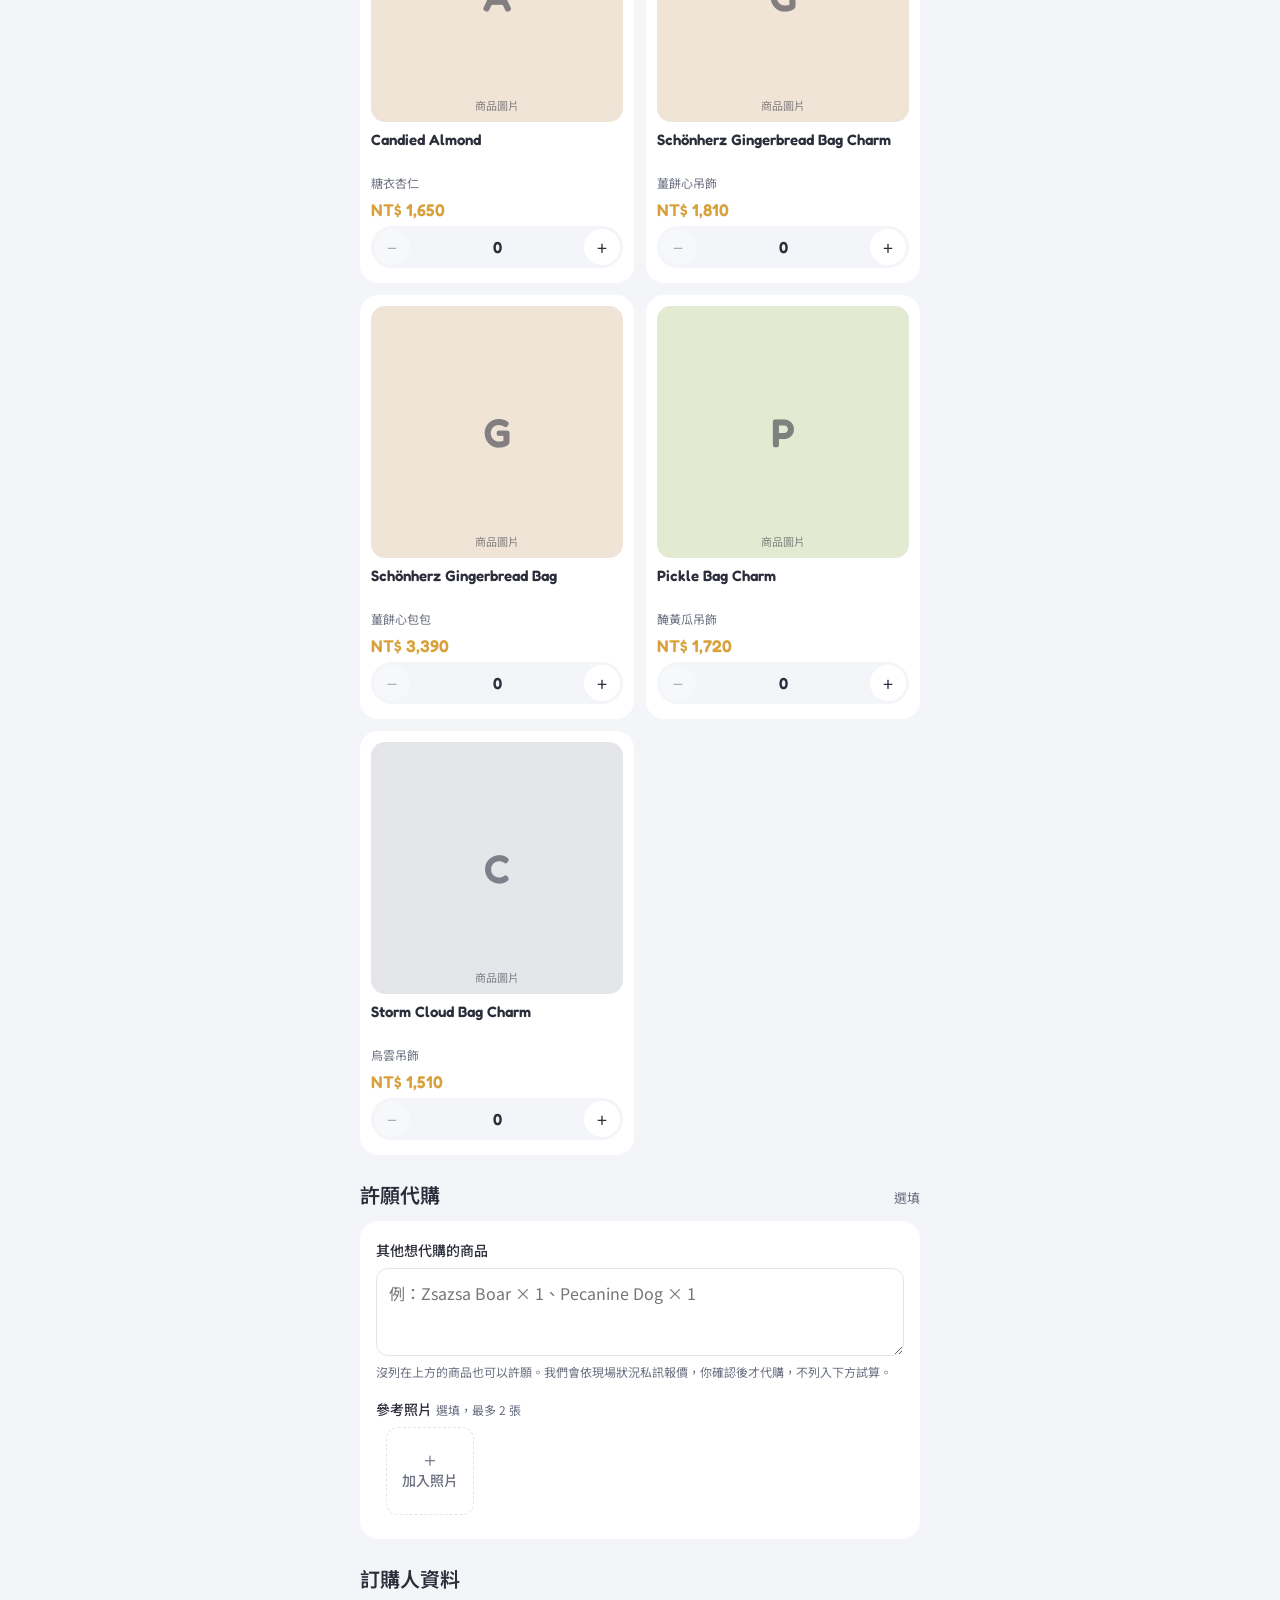
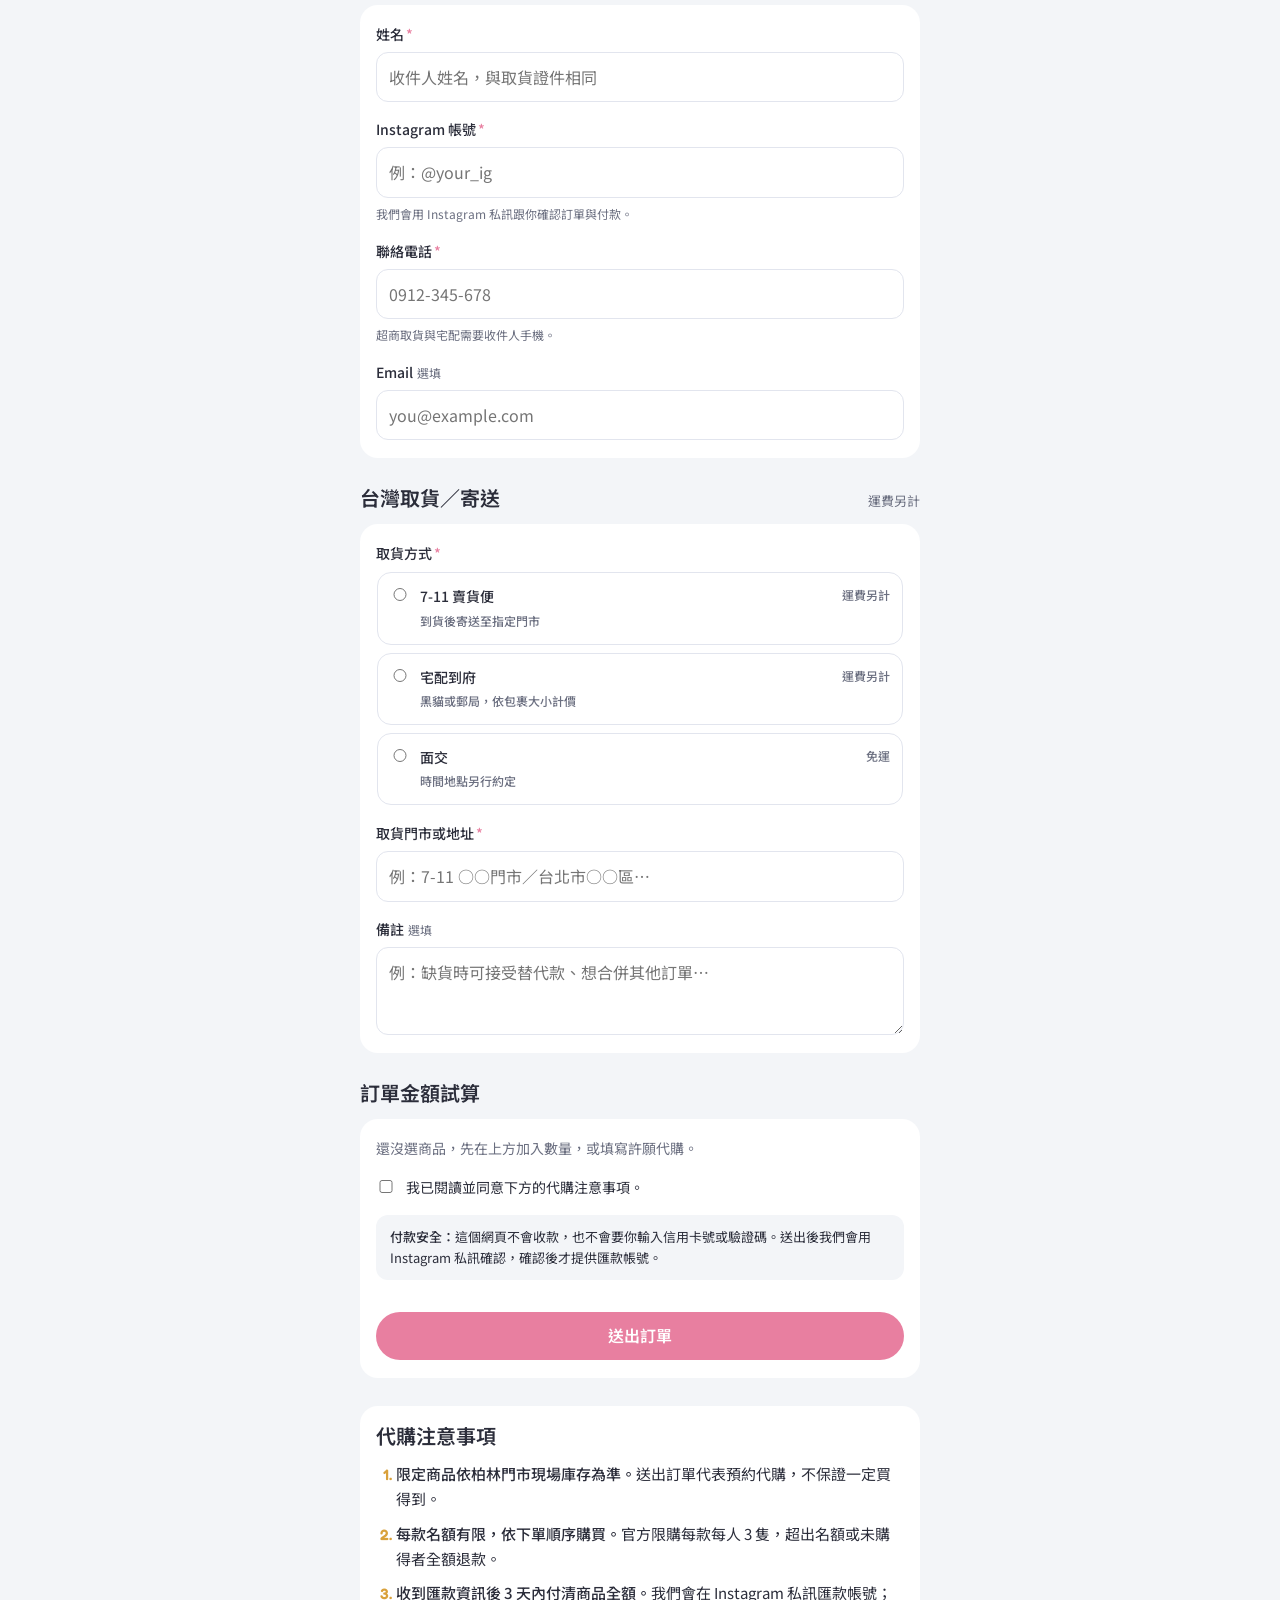
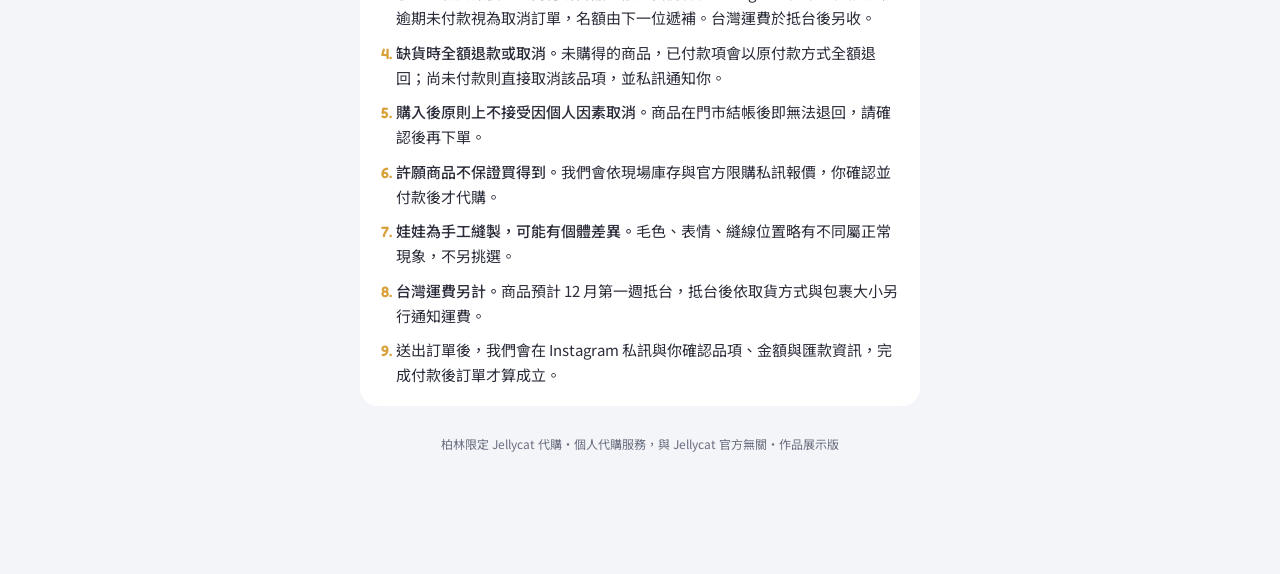
<file: public/demos/berlin-jellycat/index.html>
<!doctype html>
<html lang="zh-Hant-TW">
<head>
<meta charset="utf-8">
<meta name="viewport" content="width=device-width, initial-scale=1, viewport-fit=cover">
<meta name="robots" content="noindex">
<title>柏林限定 Jellycat 代購</title>
<meta name="description" content="柏林限定 Jellycat 代購下單頁，台灣取貨／寄送。">
<link rel="preconnect" href="https://fonts.googleapis.com">
<link rel="preconnect" href="https://fonts.gstatic.com" crossorigin>
<link rel="stylesheet" href="https://fonts.googleapis.com/css2?family=Fredoka:wght@500;600&family=Noto+Sans+TC:wght@400;500;700&display=swap">
<style>
/* Layout: 單欄手機優先；商品卡 → 訂購表單 → 注意事項，底部固定金額列 */
:root {
  --bg: #f3f5f8;          /* 柏林早晨的淡灰藍 */
  --surface: #ffffff;
  --ink: #2b2d3a;
  --muted: #6b6f80;
  --line: #e2e5ee;
  --pink: #e87fa0;        /* 棉花糖粉：主要按鈕 */
  --pink-ink: #ffffff;
  --pink-soft: #fde9ef;
  --mustard: #d9a13b;     /* 椒鹽卷餅金：價格、標記 */
  --mustard-soft: #fbf1dc;
  --danger: #c2413b;
  --ok: #3f8f6b;
  --f-display: "Fredoka", "Noto Sans TC", system-ui, sans-serif;
  --f-body: "Noto Sans TC", "PingFang TC", "Microsoft JhengHei", system-ui, sans-serif;
  --r: 18px;
}
@media (prefers-color-scheme: dark) {
  :root:not([data-theme="light"]) {
    --bg: #17181f; --surface: #22242e; --ink: #eceef5; --muted: #a2a6b6; --line: #343744;
    --pink: #f095b1; --pink-ink: #2a1520; --pink-soft: #3a2530; --mustard: #e8b65a; --mustard-soft: #3a3020;
    --danger: #f07a72; --ok: #6cc59b; color-scheme: dark;
  }
}
:root[data-theme="dark"] {
  --bg: #17181f; --surface: #22242e; --ink: #eceef5; --muted: #a2a6b6; --line: #343744;
  --pink: #f095b1; --pink-ink: #2a1520; --pink-soft: #3a2530; --mustard: #e8b65a; --mustard-soft: #3a3020;
  --danger: #f07a72; --ok: #6cc59b; color-scheme: dark;
}
* { box-sizing: border-box; }
[hidden] { display: none !important; }
body {
  margin: 0; background: var(--bg); color: var(--ink);
  font: 15px/1.65 var(--f-body);
  padding-inline: 16px; padding-block: 0 112px;
}
.wrap { max-width: 560px; margin: 0 auto; display: grid; gap: 28px; }
h1, h2, h3 { text-wrap: balance; margin: 0; }
button, input, select, textarea { font: inherit; color: inherit; }
:focus-visible { outline: 3px solid var(--pink); outline-offset: 2px; }

/* header */
.hero { padding-top: 32px; display: grid; gap: 10px; }
.stamp {
  justify-self: start; font: 600 12px/1 var(--f-display); letter-spacing: .12em; text-transform: uppercase;
  color: var(--mustard); border: 1.5px solid var(--mustard); border-radius: 999px; padding: 6px 12px;
}
.hero h1 { font: 600 30px/1.25 var(--f-display); }
.hero h1 span { color: var(--pink); }
.hero p { margin: 0; color: var(--muted); }
.deadline { font-size: 14px; color: var(--ink); background: var(--mustard-soft); border-radius: 12px; padding: 10px 14px; }
.deadline.closed { background: var(--pink-soft); font-weight: 500; }
.arrival { font-size: 14px; color: var(--ink); border: 1.5px solid var(--line); border-radius: 12px; padding: 10px 14px; }
.draft { font-size: 13px; color: var(--danger); border: 1.5px dashed var(--danger); border-radius: 12px; padding: 10px 14px; }

.sec-title { display: flex; align-items: baseline; justify-content: space-between; gap: 12px; margin-bottom: 12px; }
.sec-title h2 { font: 600 20px/1.3 var(--f-display); }
.sec-title small { color: var(--muted); font-size: 13px; }
.sec-note { margin: -4px 0 12px; color: var(--muted); font-size: 13px; }
.about { background: var(--surface); border-radius: var(--r); padding: 16px; display: grid; gap: 6px; }
.about h2 { font: 600 17px/1.3 var(--f-display); }
.about p { margin: 0; font-size: 14px; }
.about .who { color: var(--muted); font-size: 13px; }
.safe { font-size: 13px; line-height: 1.6; background: var(--bg); border-radius: 12px; padding: 12px 14px; }
.safe b { font-weight: 500; }

/* products */
.grid { display: grid; grid-template-columns: 1fr 1fr; gap: 12px; }
.card { background: var(--surface); border-radius: var(--r); padding: 10px 10px 14px; display: flex; flex-direction: column; gap: 8px; border: 1.5px solid transparent; transition: border-color .2s; }
.card.picked { border-color: var(--pink); }
.ph {
  aspect-ratio: 1; max-width: 100%; border-radius: 14px; overflow: hidden; position: relative;
  background: var(--tint); display: grid; place-items: center;
}
.ph img { width: 100%; height: 100%; object-fit: cover; display: block; }
.ph .mono { font: 600 40px/1 var(--f-display); color: var(--ink); opacity: .55; }
.ph .badge { position: absolute; top: 8px; left: 8px; font-size: 11px; line-height: 1; padding: 5px 8px; border-radius: 999px; background: var(--surface); color: var(--ink); opacity: .9; }
.ph .cap { position: absolute; bottom: 8px; left: 0; right: 0; text-align: center; font-size: 11px; color: var(--ink); opacity: .55; }
.card h3 { font: 600 15px/1.3 var(--f-display); min-height: 2.6em; }
.card .zh { font-size: 12px; color: var(--muted); margin-top: -4px; }
.price { font: 600 17px/1 var(--f-display); color: var(--mustard); font-variant-numeric: tabular-nums; }
.price.tbd { font: 500 13px/1.2 var(--f-body); }
.perk { font-size: 11px; line-height: 1.4; color: var(--muted); margin-top: -2px; }
.card .qty, .card .paused { margin-top: auto; }   /* 名稱長短不同時，按鈕仍對齊在卡片底部 */
.paused { align-self: flex-start; font-size: 12px; color: var(--muted); background: var(--bg); border-radius: 999px; padding: 4px 10px; justify-self: start; }
.qty { display: grid; grid-template-columns: 36px 1fr 36px; align-items: center; background: var(--bg); border-radius: 999px; padding: 3px; }
.qty button { width: 36px; height: 36px; border-radius: 50%; border: 0; background: var(--surface); font-size: 18px; cursor: pointer; line-height: 1; }
.qty button:disabled { opacity: .35; cursor: default; }
.qty output { text-align: center; font: 600 16px/1 var(--f-display); font-variant-numeric: tabular-nums; }

/* form */
form { display: grid; gap: 28px; }
.panel { background: var(--surface); border-radius: var(--r); padding: 18px 16px; display: grid; gap: 16px; }
.field { display: grid; gap: 6px; }
.field label, .legend { font-weight: 500; font-size: 14px; }
.req { color: var(--pink); margin-left: 2px; }
.opt { color: var(--muted); font-weight: 400; font-size: 12px; margin-left: 4px; }
.hint { color: var(--muted); font-size: 12px; }
input[type=text], input[type=email], input[type=tel], select, textarea {
  width: 100%; border: 1.5px solid var(--line); background: var(--surface); border-radius: 12px; padding: 11px 12px; font-size: 16px;
}
textarea { min-height: 88px; resize: vertical; }
input:focus, select:focus, textarea:focus { border-color: var(--pink); outline: none; }
.row { display: grid; grid-template-columns: 120px 1fr; gap: 8px; }
.invalid input, .invalid select, .invalid .choices { border-color: var(--danger) !important; }
.err { color: var(--danger); font-size: 12px; }
.sr-only { position: absolute; width: 1px; height: 1px; padding: 0; margin: -1px; overflow: hidden; clip: rect(0 0 0 0); border: 0; }
.photos { display: flex; flex-wrap: wrap; gap: 10px; }
.thumb { position: relative; width: 88px; height: 88px; border-radius: 12px; overflow: hidden; background: var(--bg); }
.thumb img { width: 100%; height: 100%; object-fit: cover; display: block; }
.thumb button { position: absolute; top: 4px; right: 4px; width: 26px; height: 26px; border-radius: 50%; border: 0; background: var(--ink); color: var(--surface); font-size: 15px; line-height: 1; cursor: pointer; opacity: .85; }
.photo-add { width: 88px; height: 88px; border-radius: 12px; border: 1.5px dashed var(--line); display: grid; place-items: center; text-align: center; font-size: 12px; color: var(--muted); cursor: pointer; line-height: 1.4; }
.photo-add:hover { border-color: var(--pink); color: var(--ink); }
#f-photos:focus-visible + .photo-add { outline: 3px solid var(--pink); outline-offset: 2px; }

.choices { display: grid; gap: 8px; border-radius: 14px; border: 1.5px solid transparent; }
.choice { display: grid; grid-template-columns: 20px 1fr auto; gap: 10px; align-items: start; border: 1.5px solid var(--line); border-radius: 14px; padding: 12px; cursor: pointer; }
.choice input { margin: 3px 0 0; accent-color: var(--pink); }
.choice:has(input:checked) { border-color: var(--pink); background: var(--pink-soft); }
.choice b { font-weight: 500; display: block; }
.choice span.d { color: var(--muted); font-size: 12px; }
.choice .fee { font-size: 12px; color: var(--muted); white-space: nowrap; }

/* summary */
.sum { display: grid; gap: 8px; font-variant-numeric: tabular-nums; }
.sum .li { display: flex; justify-content: space-between; gap: 12px; font-size: 14px; }
.sum .li span:first-child { min-width: 0; }
.sum .empty { color: var(--muted); font-size: 14px; }
.sum hr { border: 0; border-top: 1.5px dashed var(--line); margin: 4px 0; width: 100%; }
.sum .total { font: 600 18px/1.3 var(--f-display); }
.sum .total span:last-child { color: var(--pink); }
.sum .note { color: var(--muted); font-size: 12px; }

.agree { display: grid; grid-template-columns: 20px 1fr; gap: 10px; font-size: 14px; align-items: start; }
.agree input { margin: 4px 0 0; accent-color: var(--pink); }

.btn {
  border: 0; border-radius: 999px; background: var(--pink); color: var(--pink-ink);
  font: 600 16px/1 var(--f-display); padding: 16px 22px; cursor: pointer; width: 100%;
}
.btn:disabled { opacity: .6; cursor: progress; }
.btn.ghost { background: transparent; color: var(--ink); border: 1.5px solid var(--line); }

/* notes */
.notes { background: var(--surface); border-radius: var(--r); padding: 18px 16px; }
.notes ol { margin: 0; padding-left: 1.3em; display: grid; gap: 10px; }
.notes li::marker { color: var(--mustard); font-family: var(--f-display); font-weight: 600; }
.notes b { font-weight: 500; }

footer { color: var(--muted); font-size: 12px; text-align: center; padding-bottom: 8px; }

/* sticky bar */
.bar {
  position: fixed; left: 0; right: 0; bottom: 0; z-index: 5;
  background: var(--surface); border-top: 1px solid var(--line);
  padding: 10px 16px calc(10px + env(safe-area-inset-bottom, 0px));
}
.bar .in { max-width: 560px; margin: 0 auto; display: flex; align-items: center; justify-content: space-between; gap: 12px; }
.bar .t { font-variant-numeric: tabular-nums; line-height: 1.3; }
.bar .t small { display: block; color: var(--muted); font-size: 12px; }
.bar .t b { font: 600 19px/1.2 var(--f-display); color: var(--pink); }
.bar .btn { width: auto; padding: 13px 20px; font-size: 15px; }

/* done */
.done { display: grid; gap: 14px; }
.done h2 { font: 600 22px/1.3 var(--f-display); }
.done pre { white-space: pre-wrap; word-break: break-word; background: var(--bg); border-radius: 12px; padding: 14px; font: 13px/1.6 var(--f-body); margin: 0; max-height: 360px; overflow: auto; }
.contact { display: grid; gap: 6px; font-size: 14px; }
.contact code { font: 500 14px var(--f-body); background: var(--mustard-soft); padding: 2px 8px; border-radius: 6px; user-select: all; }
.toast { color: var(--ok); font-size: 13px; min-height: 1.2em; }

@media (min-width: 640px) { .hero h1 { font-size: 36px; } }
@media (prefers-reduced-motion: reduce) { * { transition: none !important; scroll-behavior: auto !important; } }
</style>

<div class="wrap">
  <header class="hero">
    <span class="stamp" id="stamp">Berlin Exclusive</span>
    <h1 id="title">柏林限定 <span>Jellycat</span> 代購</h1>
    <p id="intro"></p>
    <div class="deadline" id="deadline" hidden></div>
    <div class="arrival" id="arrival" hidden></div>
    <div class="draft" id="demoNote" hidden>作品展示版：所有功能都可以操作，但送出後不會真的下單。</div>
  </header>

  <main id="main" style="display:grid;gap:28px">
    <section class="about" id="about" aria-labelledby="h-about" hidden>
      <h2 id="h-about">關於這次代購</h2>
      <p id="aboutText"></p>
      <p class="who" id="aboutContact"></p>
    </section>
    <section aria-labelledby="h-products">
      <div class="sec-title"><h2 id="h-products">選擇商品</h2><small id="limitHint"></small></div>
      <p class="sec-note" id="priceNote" hidden></p>
      <div class="grid" id="grid"></div>
    </section>

    <form id="form" novalidate>
      <section aria-labelledby="h-wish">
        <div class="sec-title"><h2 id="h-wish">許願代購</h2><small>選填</small></div>
        <div class="panel">
          <div class="field">
            <label for="f-wish">其他想代購的商品</label>
            <textarea id="f-wish" placeholder="例：Zsazsa Boar × 1、Pecanine Dog × 1"></textarea>
            <span class="hint">沒列在上方的商品也可以許願。我們會依現場狀況私訊報價，你確認後才代購，不列入下方試算。</span>
          </div>
          <div class="field">
            <span class="legend" id="lg-photos">參考照片<span class="opt">選填，最多 <span id="photoMax">2</span> 張</span></span>
            <div class="photos" aria-labelledby="lg-photos">
              <div class="photos" id="photoList"></div>
              <input type="file" id="f-photos" accept="image/*" multiple class="sr-only">
              <label class="photo-add" id="photoAdd" for="f-photos">＋<br>加入照片</label>
            </div>
            <span class="err" id="photoErr" role="alert"></span>
          </div>
        </div>
      </section>

      <section aria-labelledby="h-buyer">
        <div class="sec-title"><h2 id="h-buyer">訂購人資料</h2></div>
        <div class="panel">
          <div class="field" data-f="name">
            <label for="f-name">姓名<span class="req">*</span></label>
            <input type="text" id="f-name" autocomplete="name" placeholder="收件人姓名，與取貨證件相同">
          </div>
          <div class="field" data-f="contact">
            <label for="f-contact">Instagram 帳號<span class="req">*</span></label>
            <input type="text" id="f-contact" autocomplete="off" autocapitalize="off" spellcheck="false" placeholder="例：@your_ig">
            <span class="hint">我們會用 Instagram 私訊跟你確認訂單與付款。</span>
          </div>
          <div class="field" data-f="phone">
            <label for="f-phone">聯絡電話<span class="req">*</span></label>
            <input type="tel" id="f-phone" autocomplete="tel" inputmode="tel" placeholder="0912-345-678">
            <span class="hint">超商取貨與宅配需要收件人手機。</span>
          </div>
          <div class="field" data-f="email">
            <label for="f-email">Email<span class="opt">選填</span></label>
            <input type="email" id="f-email" autocomplete="email" placeholder="you@example.com">
          </div>
        </div>
      </section>

      <section aria-labelledby="h-ship">
        <div class="sec-title"><h2 id="h-ship">台灣取貨／寄送</h2><small>運費另計</small></div>
        <div class="panel">
          <div class="field" data-f="ship">
            <span class="legend" id="lg-ship">取貨方式<span class="req">*</span></span>
            <div class="choices" id="ship" role="radiogroup" aria-labelledby="lg-ship"></div>
          </div>
          <div class="field" data-f="shipinfo">
            <label for="f-shipinfo">取貨門市或地址<span class="req">*</span></label>
            <input type="text" id="f-shipinfo" placeholder="例：7-11 ○○門市／台北市○○區…">
          </div>
          <div class="field">
            <label for="f-note">備註<span class="opt">選填</span></label>
            <textarea id="f-note" placeholder="例：缺貨時可接受替代款、想合併其他訂單…"></textarea>
          </div>
        </div>
      </section>

      <section aria-labelledby="h-sum">
        <div class="sec-title"><h2 id="h-sum">訂單金額試算</h2></div>
        <div class="panel">
          <div class="sum" id="sum"></div>
          <label class="agree" data-f="agree"><input type="checkbox" id="f-agree"><span>我已閱讀並同意下方的代購注意事項。</span></label>
          <div class="safe" id="safeNote" hidden></div>
          <div class="err" id="formErr" role="alert"></div>
          <button class="btn" type="submit" id="submitBtn">送出訂單</button>
        </div>
      </section>
    </form>

    <section class="notes" aria-labelledby="h-notes" id="notes">
      <div class="sec-title"><h2 id="h-notes">代購注意事項</h2></div>
      <ol id="noteList"></ol>
    </section>
  </main>

  <section class="panel done" id="done" hidden aria-live="polite">
    <h2>訂單已建立</h2>
    <p style="margin:0" id="doneMsg"></p>
    <pre id="orderText"></pre>
    <button class="btn" type="button" id="copyBtn">複製訂單內容</button>
    <div class="toast" id="toast"></div>
    <div class="contact" id="contactBox"></div>
    <button class="btn ghost" type="button" id="newBtn">再下一筆訂單</button>
  </section>

  <footer id="foot"></footer>
</div>

<div class="bar" id="bar">
  <div class="in">
    <div class="t"><small id="barCount">尚未選擇商品</small><b id="barTotal">NT$ 0</b></div>
    <button class="btn" type="button" id="barBtn">填寫資料</button>
  </div>
</div>

<script>
/* =====================================================================
 *  設定區：只要改這裡就好
 * ===================================================================== */
const CONFIG = {
  shopName: "柏林限定 Jellycat 代購",
  intro: "在柏林門市現場幫你帶回限定款。送出訂單後，我們會私訊確認庫存與付款方式。",
  deadline: "收單至 11/1（日）23:59（台灣時間）",                 // 收單截止，例："收單至 10/20（一）23:59"，留空則不顯示
  // 自動關閉下單的時間，+08:00 代表台灣時間；留空則不會自動關閉
  closeAt: "",
  closedMessage: "本次收單已截止，謝謝大家！下次開團會在 Instagram 公告。",
  arrival: "預計 12 月第一週抵台，抵台後陸續寄出或安排面交。",   // 顯示在頁首，留空則不顯示
  priceNote: "標示「含禮品包裝」的 Jellyfest 體驗款，售價含禮品包裝、貼紙和徽章。",   // 顯示在商品區標題下方，留空則不顯示
  showDraftBanner: true,        // 價格確定後改成 false
  demoMode: true,              // 作品集展示版：true 時不送出訂單，頁首顯示展示版說明

  // 送單網址：貼上 Google Apps Script 網頁應用程式網址（見 README）。
  // 留空時，送出後會產生訂單文字，請買家複製傳給你。
  orderEndpoint: "",

  // 送到 Google 表單：填入表單網址與各題的 entry 編號（見 README）。
  // formUrl 留空就不送。可以和 orderEndpoint 擇一或同時使用。
  // 某一題不需要就把 entry 留空字串。
  googleForm: {
    formUrl: "",                // 例："https://docs.google.com/forms/d/e/1FAIpQL.../viewform"
    entries: {
      orderId:  "",             // 訂單編號，例："entry.123456789"
      name:     "",             // 姓名
      contact:  "",             // 聯絡方式（例：Instagram：@abc123）
      phone:    "",             // 聯絡電話
      email:    "",             // Email
      items:    "",             // 商品明細
      total:    "",             // 預估金額
      shipping: "",             // 取貨方式
      shipInfo: "",             // 取貨門市或地址
      note:     "",             // 備註
      fullText: "",             // 完整訂單內容
      wish:     "",             // 許願商品
    },
  },

  // 你的聯絡帳號（顯示在送出後的畫面）
  contact: { line: "", instagram: "" },

  // 頁首「關於這次代購」，text 留空則不顯示
  about: {
    text: "我是 Mingshen，在柏林工作的台灣人。這次到柏林 KaDeWe 百貨的 Jellyfest 現場，順便幫身邊的朋友把限定款帶回台灣。",
  },
  // 送出按鈕上方的付款安全說明，留空則不顯示
  safetyNote: "<b>付款安全：</b>這個網頁不會收款，也不會要你輸入信用卡號或驗證碼。送出後我們會用 Instagram 私訊確認，確認後才提供匯款帳號。",

  currency: "NT$",
  serviceFeePerItem: 0,         // 每件代購費（已含在售價就填 0）
  maxWishPhotos: 2,             // 許願照片最多幾張（Apps Script 的 MAX_PHOTOS 要一致）
  maxQtyPerItem: 1,             // 每位買家每款上限（官方限購每款每人 3 隻）

  // 商品：price 填台幣整數；尚未定價填 null（顯示「價格確認中」）
  // image 填圖片網址或相對路徑（如 "img/wilhelm.jpg"），留空顯示預留位置
  // status: "open" 可下單｜"paused" 暫停接單
  // storePhoto: true 會在照片角落標示「柏林店內實拍」，只用在自己拍的照片
  // perk：顯示在價格下方的小字，例如是否含禮品包裝；不需要就不寫
  products: [
    { id: "wilhelm",  name: "Wilhelm Von Bratwurst", zh: "德式香腸", price: 2520, image: "", status: "open", storePhoto: true, tint: "#f6dccb", mono: "W", perk: "含禮品包裝、貼紙、徽章" },
    { id: "heinrich", name: "Heinrich Pretzel",      zh: "椒鹽卷餅", price: 2740, image: "", status: "open", storePhoto: true, tint: "#f3e3c1", mono: "H", perk: "含禮品包裝、貼紙、徽章" },
    { id: "kathrin",  name: "Kathrin Candy Floss",   zh: "棉花糖",   price: 2780, image: "", status: "open", storePhoto: true, tint: "#f9dbe6", mono: "K", perk: "含禮品包裝、貼紙、徽章" },
    { id: "vonilla",  name: "Von Illa Eiskaffee",    zh: "冰咖啡",   price: 2740, image: "", status: "open", storePhoto: true, tint: "#e2dcd3", mono: "V", perk: "含禮品包裝、貼紙、徽章" },
    { id: "almond",   name: "Candied Almond",        zh: "糖衣杏仁",   price: 1650, image: "", status: "open", tint: "#efe4d6", mono: "A" },
    { id: "gingerbread", name: "Schönherz Gingerbread Bag Charm", zh: "薑餅心吊飾", price: 1810, image: "", status: "open", storePhoto: true, tint: "#efe4d6", mono: "G" },
    { id: "gingerbag", name: "Schönherz Gingerbread Bag", zh: "薑餅心包包", price: 3390, image: "", status: "open", storePhoto: true, tint: "#efe4d6", mono: "G" },
    { id: "pickle",   name: "Pickle Bag Charm",      zh: "醃黃瓜吊飾", price: 1720, image: "", status: "open", storePhoto: true, tint: "#e3ead2", mono: "P" },
    { id: "cloud",    name: "Storm Cloud Bag Charm", zh: "烏雲吊飾",   price: 1510, image: "", status: "open", storePhoto: true, tint: "#e4e6ea", mono: "C" },
  ],

  // 取貨方式：fee 填數字會列入試算；填 null 顯示「另計」
  // placeholder：選了這個方式後，「取貨門市或地址」欄位顯示的範例
  shipping: [
    { id: "711",    name: "7-11 賣貨便",   desc: "到貨後寄送至指定門市",       fee: null, placeholder: "例：7-11 信義門市（店號 123456）" },
    { id: "home",   name: "宅配到府",      desc: "黑貓或郵局，依包裹大小計價", fee: null, placeholder: "例：台北市大安區○○路○段○號○樓" },
    { id: "meet",   name: "面交",          desc: "時間地點另行約定",           fee: 0, placeholder: "例：希望在台北捷運○○站附近" },
  ],

  notes: [
    "<b>限定商品依柏林門市現場庫存為準。</b>送出訂單代表預約代購，不保證一定買得到。",
    "<b>每款名額有限，依下單順序購買。</b>官方限購每款每人 3 隻，超出名額或未購得者全額退款。",
    "<b>收到匯款資訊後 3 天內付清商品全額。</b>我們會在 Instagram 私訊匯款帳號；逾期未付款視為取消訂單，名額由下一位遞補。台灣運費於抵台後另收。",
    "<b>缺貨時全額退款或取消。</b>未購得的商品，已付款項會以原付款方式全額退回；尚未付款則直接取消該品項，並私訊通知你。",
    "<b>購入後原則上不接受因個人因素取消。</b>商品在門市結帳後即無法退回，請確認後再下單。",
    "<b>許願商品不保證買得到。</b>我們會依現場庫存與官方限購私訊報價，你確認並付款後才代購。",
    "<b>娃娃為手工縫製，可能有個體差異。</b>毛色、表情、縫線位置略有不同屬正常現象，不另挑選。",
    "<b>台灣運費另計。</b>商品預計 12 月第一週抵台，抵台後依取貨方式與包裹大小另行通知運費。",
    "送出訂單後，我們會在 Instagram 私訊與你確認品項、金額與匯款資訊，完成付款後訂單才算成立。",
  ],
};
/* ===================================================================== */

const $ = (s) => document.querySelector(s);
const fmt = (n) => CONFIG.currency + " " + n.toLocaleString("zh-TW");
const qty = Object.fromEntries(CONFIG.products.map((p) => [p.id, 0]));

function esc(s) { return String(s).replace(/[&<>"']/g, (c) => ({ "&": "&amp;", "<": "&lt;", ">": "&gt;", '"': "&quot;", "'": "&#39;" }[c])); }

function renderHeader() {
  $("#title").innerHTML = esc(CONFIG.shopName).replace("Jellycat", "<span>Jellycat</span>");
  $("#intro").textContent = CONFIG.intro;
  // 頁首的截止時間與範例價格提示可以從 HTML 刪掉，這裡找不到就略過
  const deadline = $("#deadline"), draft = $("#draft");
  if (deadline && CONFIG.deadline) { deadline.textContent = CONFIG.deadline; deadline.hidden = false; }
  if (draft) draft.hidden = !CONFIG.showDraftBanner;
  $("#limitHint").textContent = `每款最多 ${CONFIG.maxQtyPerItem} 隻`;
  if (CONFIG.about && CONFIG.about.text) {
    $("#aboutText").textContent = CONFIG.about.text;
    const ig = (CONFIG.contact.instagram || "").replace(/^@/, "");
    $("#aboutContact").innerHTML = ig
      ? `代購帳號：Instagram <a href="https://www.instagram.com/${encodeURIComponent(ig)}/" target="_blank" rel="noopener">@${esc(ig)}</a>，由我本人經營`
      : "";
    $("#about").hidden = false;
  }
  if (CONFIG.safetyNote) { $("#safeNote").innerHTML = CONFIG.safetyNote; $("#safeNote").hidden = false; }
  if (CONFIG.arrival && $("#arrival")) { $("#arrival").textContent = CONFIG.arrival; $("#arrival").hidden = false; }
  if (CONFIG.priceNote) { $("#priceNote").textContent = CONFIG.priceNote; $("#priceNote").hidden = false; }
  $("#noteList").innerHTML = CONFIG.notes.map((n) => `<li>${n}</li>`).join("");
  $("#foot").textContent = `${CONFIG.shopName}・個人代購服務，與 Jellycat 官方無關${CONFIG.demoMode ? "・作品展示版" : ""}`;
  $("#demoNote").hidden = !CONFIG.demoMode;
}

function renderProducts() {
  $("#grid").innerHTML = CONFIG.products.map((p) => {
    const open = p.status !== "paused" && !isClosed();
    const img = p.image
      ? `<img src="${esc(p.image)}" alt="${esc(p.name)}" loading="lazy">`
      : `<span class="mono">${esc(p.mono || p.name[0])}</span><span class="cap">商品圖片</span>`;
    const price = p.price == null ? `<div class="price tbd">價格確認中</div>` : `<div class="price">${fmt(p.price)}</div>`;
    const ctrl = open
      ? `<div class="qty" role="group" aria-label="${esc(p.name)} 數量">
           <button type="button" data-id="${p.id}" data-d="-1" aria-label="減少">−</button>
           <output id="q-${p.id}">0</output>
           <button type="button" data-id="${p.id}" data-d="1" aria-label="增加">+</button>
         </div>`
      : `<span class="paused">${isClosed() ? "已截止收單" : "暫停接單"}</span>`;
    return `<article class="card" id="c-${p.id}">
      <div class="ph" style="--tint:${esc(p.tint || "#eee")}">${img}${p.image && p.storePhoto ? `<span class="badge">柏林店內實拍</span>` : ""}</div>
      <h3>${esc(p.name)}</h3><div class="zh">${esc(p.zh || "")}</div>
      ${price}${p.perk ? `<div class="perk">${esc(p.perk)}</div>` : ""}${ctrl}</article>`;
  }).join("");
}

$("#f-wish").addEventListener("input", update);

/* ---------- 許願照片：在手機上先壓縮，再跟訂單一起送出 ---------- */
let photos = [];   // { type, data(base64), preview }

async function compressImage(file) {
  const url = URL.createObjectURL(file);
  try {
    const img = await new Promise((res, rej) => { const i = new Image(); i.onload = () => res(i); i.onerror = rej; i.src = url; });
    const scale = Math.min(1, 1200 / Math.max(img.naturalWidth, img.naturalHeight));
    const cv = document.createElement("canvas");
    cv.width = Math.round(img.naturalWidth * scale); cv.height = Math.round(img.naturalHeight * scale);
    const ctx = cv.getContext("2d");
    ctx.fillStyle = "#fff"; ctx.fillRect(0, 0, cv.width, cv.height);   // 透明背景轉 JPG 不會變黑
    ctx.drawImage(img, 0, 0, cv.width, cv.height);
    const dataUrl = cv.toDataURL("image/jpeg", 0.82);
    return { type: "image/jpeg", data: dataUrl.split(",")[1], preview: dataUrl };
  } finally { URL.revokeObjectURL(url); }
}

function renderPhotos() {
  $("#photoList").innerHTML = photos.map((p, i) =>
    `<div class="thumb"><img src="${p.preview}" alt="許願照片 ${i + 1}"><button type="button" data-rm="${i}" aria-label="移除第 ${i + 1} 張照片">×</button></div>`).join("");
  $("#photoAdd").hidden = photos.length >= CONFIG.maxWishPhotos;
}

$("#photoMax").textContent = CONFIG.maxWishPhotos;
$("#f-photos").addEventListener("change", async (e) => {
  const files = [...e.target.files]; e.target.value = "";
  const err = $("#photoErr"); err.textContent = "";
  for (const f of files) {
    if (photos.length >= CONFIG.maxWishPhotos) { err.textContent = `最多 ${CONFIG.maxWishPhotos} 張照片`; break; }
    if (!f.type.startsWith("image/")) { err.textContent = "只能上傳照片檔"; continue; }
    try { photos.push(await compressImage(f)); }
    catch (_) { err.textContent = "這張照片讀取不了，請換成 JPG 或 PNG 再試一次"; }
  }
  renderPhotos(); update();
});
$("#photoList").addEventListener("click", (e) => {
  const b = e.target.closest("button[data-rm]"); if (!b) return;
  photos.splice(Number(b.dataset.rm), 1);
  $("#photoErr").textContent = "";
  renderPhotos(); update();
});

$("#grid").addEventListener("click", (e) => {
  const b = e.target.closest("button[data-id]"); if (!b) return;
  const id = b.dataset.id;
  qty[id] = Math.max(0, Math.min(CONFIG.maxQtyPerItem, qty[id] + Number(b.dataset.d)));
  update();
});

/* ---------- 截止收單 ---------- */
const closeTime = CONFIG.closeAt ? new Date(CONFIG.closeAt).getTime() : NaN;
if (CONFIG.closeAt && isNaN(closeTime)) console.warn("closeAt 格式不正確，不會自動關閉：", CONFIG.closeAt);
let serverClosed = false;   // 試算表那端回覆已截止（買家裝置時間不準時也擋得住）
function isClosed() { return serverClosed || (!isNaN(closeTime) && Date.now() >= closeTime); }

let closedApplied = false;
function applyClosed() {
  if (closedApplied || !isClosed()) return;
  closedApplied = true;
  Object.keys(qty).forEach((k) => (qty[k] = 0));
  const box = $("#deadline");
  if (box) { box.textContent = CONFIG.closedMessage; box.classList.add("closed"); box.hidden = false; }
  if (!$("#done").hidden) return;   // 剛送出的訂單畫面不要打斷
  $("#form").hidden = true; $("#bar").hidden = true;
  renderProducts(); update();
}

function renderShipping() {
  $("#ship").innerHTML = CONFIG.shipping.map((s) => `
    <label class="choice"><input type="radio" name="ship" value="${s.id}">
      <span><b>${esc(s.name)}</b><span class="d">${esc(s.desc)}</span></span>
      <span class="fee">${s.fee == null ? "運費另計" : s.fee === 0 ? "免運" : fmt(s.fee)}</span>
    </label>`).join("");
  $("#ship").addEventListener("change", () => {
    // 依取貨方式換提示文字
    const s = CONFIG.shipping.find((x) => x.id === document.querySelector("input[name=ship]:checked")?.value);
    if (s && s.placeholder) $("#f-shipinfo").placeholder = s.placeholder;
    update();
  });
}

function calc() {
  const lines = CONFIG.products.filter((p) => qty[p.id] > 0).map((p) => ({
    id: p.id, name: p.name, qty: qty[p.id], price: p.price,
    subtotal: p.price == null ? null : p.price * qty[p.id],
  }));
  const count = lines.reduce((a, l) => a + l.qty, 0);
  const tbd = lines.some((l) => l.price == null);
  const items = lines.reduce((a, l) => a + (l.subtotal || 0), 0);
  const service = CONFIG.serviceFeePerItem * count;
  const shipId = document.querySelector("input[name=ship]:checked")?.value;
  const ship = CONFIG.shipping.find((s) => s.id === shipId) || null;
  const shipFee = ship && ship.fee != null ? ship.fee : 0;
  const wish = ($("#f-wish") ? $("#f-wish").value.trim() : "");
  const hasWish = !!wish || photos.length > 0;
  return { lines, count, tbd, items, service, ship, shipFee, wish, hasWish, total: items + service + shipFee };
}

function update() {
  const c = calc();
  CONFIG.products.forEach((p) => {
    const o = $("#q-" + p.id); if (!o) return;
    o.textContent = qty[p.id];
    $(`button[data-id="${p.id}"][data-d="-1"]`).disabled = qty[p.id] === 0;
    $(`button[data-id="${p.id}"][data-d="1"]`).disabled = qty[p.id] >= CONFIG.maxQtyPerItem;
    $("#c-" + p.id).classList.toggle("picked", qty[p.id] > 0);
  });
  let h = "";
  if (!c.lines.length && !c.hasWish) h = `<div class="empty">還沒選商品，先在上方加入數量，或填寫許願代購。</div>`;
  else {
    h += c.lines.map((l) => `<div class="li"><span>${esc(l.name)} × ${l.qty}</span><span>${l.subtotal == null ? "確認中" : fmt(l.subtotal)}</span></div>`).join("");
    if (c.hasWish) h += `<div class="li"><span>許願商品</span><span>另行報價</span></div>`;
    if (c.service) h += `<div class="li"><span>代購費（${fmt(CONFIG.serviceFeePerItem)} × ${c.count}）</span><span>${fmt(c.service)}</span></div>`;
    h += `<div class="li"><span>台灣運費${c.ship ? "（" + esc(c.ship.name) + "）" : ""}</span><span>${c.ship && c.ship.fee != null ? (c.ship.fee ? fmt(c.ship.fee) : "免運") : "另計"}</span></div>`;
    h += `<hr><div class="li total"><span>預估金額${c.hasWish ? "（不含許願）" : ""}</span><span>${fmt(c.total)}${c.tbd ? " 起" : ""}</span></div>`;
    h += `<div class="note">實際金額以私訊確認為準${c.tbd ? "；部分商品價格確認中，未計入" : ""}。</div>`;
  }
  $("#sum").innerHTML = h;
  $("#barCount").textContent = c.count ? `已選 ${c.count} 件` : "尚未選擇商品";
  $("#barTotal").textContent = fmt(c.total) + (c.tbd ? " 起" : "");
}

/* ---------- submit ---------- */
function setErr(f, on) { document.querySelector(`[data-f="${f}"]`)?.classList.toggle("invalid", on); }

function validate(c) {
  const errs = [];
  const name = $("#f-name").value.trim(), contact = $("#f-contact").value.trim().replace(/^@+/, ""), email = $("#f-email").value.trim();
  setErr("name", !name); if (!name) errs.push("請填寫姓名");
  setErr("contact", !contact); if (!contact) errs.push("請填寫 Instagram 帳號");
  const phone = $("#f-phone").value.replace(/[\s\-()]/g, "");
  if (!phone) { setErr("phone", true); errs.push("請填寫聯絡電話"); }
  else if (!/^(\+?886|0)\d{8,9}$/.test(phone)) { setErr("phone", true); errs.push("電話格式不正確，例：0912345678"); }
  else setErr("phone", false);
  const badEmail = email && !/^[^\s@]+@[^\s@]+\.[^\s@]+$/.test(email);
  setErr("email", badEmail); if (badEmail) errs.push("Email 格式不正確");
  setErr("ship", !c.ship); if (!c.ship) errs.push("請選擇取貨方式");
  const shipInfo = $("#f-shipinfo").value.trim();
  setErr("shipinfo", !shipInfo); if (!shipInfo) errs.push("請填寫取貨門市或地址");
  if (!c.count && !c.hasWish) errs.push("請至少選擇一件商品，或填寫許願代購");
  const agree = $("#f-agree").checked; setErr("agree", !agree); if (!agree) errs.push("請勾選同意注意事項");
  return errs;
}

// 訂單編號：BJ + 月日 + IG 帳號 + 2 碼亂數，例：BJ1003-your_ig-K7
// 最後 2 碼避免同一位買家同一天下兩筆時編號重複
function orderId(ig) {
  const d = new Date(), p = (n) => String(n).padStart(2, "0");
  const name = String(ig || "").replace(/[^\w.]/g, "").toLowerCase();
  const rand = Math.random().toString(36).slice(2, 4).toUpperCase().padEnd(2, "0");
  return `BJ${p(d.getMonth() + 1)}${p(d.getDate())}-${name ? name + "-" : ""}${rand}`;
}

function buildText(o) {
  return [
    `【${CONFIG.shopName}】訂單 ${o.id}`,
    `時間：${o.createdAt}`,
    ``,
    ...o.items.map((l) => `・${l.name} × ${l.qty}　${l.subtotal == null ? "價格確認中" : fmt(l.subtotal)}`),
    o.wish ? `・許願商品（另行報價）：${o.wish}` : null,
    o.photos.length ? `・許願照片：${o.photos.length} 張` : null,
    o.serviceFee ? `・代購費　${fmt(o.serviceFee)}` : null,
    `・台灣運費（${o.shipping}）　${o.shippingFee}`,
    `預估金額：${fmt(o.total)}${o.priceTbd ? " 起" : ""}${o.wish || o.photos.length ? "（不含許願商品）" : ""}`,
    ``,
    `姓名：${o.name}`,
    `${o.contactType}：${o.contact}`,
    `電話：${o.phone}`,
    o.email ? `Email：${o.email}` : null,
    o.shipInfo ? `取貨資訊：${o.shipInfo}` : null,
    o.note ? `備註：${o.note}` : null,
  ].filter((x) => x !== null).join("\n");
}

$("#form").addEventListener("submit", async (e) => {
  e.preventDefault();
  if (isClosed()) { applyClosed(); window.scrollTo({ top: 0, behavior: "smooth" }); return; }
  const c = calc(), errs = validate(c);
  $("#formErr").textContent = errs.join("、");
  if (errs.length) { document.querySelector(".invalid")?.scrollIntoView({ behavior: "smooth", block: "center" }); return; }

  const o = {
    id: orderId($("#f-contact").value),
    createdAt: new Date().toLocaleString("zh-TW", { hour12: false }),
    items: c.lines.map(({ name, qty, price, subtotal }) => ({ name, qty, price, subtotal })),
    serviceFee: c.service,
    shipping: c.ship.name,
    shippingFee: c.ship.fee == null ? "另計" : c.ship.fee ? fmt(c.ship.fee) : "免運",
    total: c.total, priceTbd: c.tbd,
    name: $("#f-name").value.trim(),
    contactType: "Instagram",
    contact: "@" + $("#f-contact").value.trim().replace(/^@+/, ""),
    phone: $("#f-phone").value.trim(),
    email: $("#f-email").value.trim(),
    shipInfo: $("#f-shipinfo").value.trim(),
    wish: c.wish,
    photos: photos.map((p) => ({ type: p.type, data: p.data })),
    note: $("#f-note").value.trim(),
  };
  o.text = buildText(o);

  let sent = false;
  const gfUrl = googleFormPostUrl();
  if (!CONFIG.demoMode && (CONFIG.orderEndpoint || gfUrl)) {
    const btn = $("#submitBtn"); btn.disabled = true; btn.textContent = "送出中…";
    const jobs = [];
    if (CONFIG.orderEndpoint) {
      // Apps Script 會回覆 { ok: true } 或 { ok: false, error: "closed" }
      jobs.push(fetch(CONFIG.orderEndpoint, { method: "POST", headers: { "Content-Type": "text/plain;charset=utf-8" }, body: JSON.stringify(o) })
        .then((r) => r.json())
        .then((d) => {
          if (d.error === "closed") serverClosed = true;
          if (!d.ok) throw new Error(d.error || "not ok");
        }));
    }
    if (gfUrl) {
      jobs.push(fetch(gfUrl, { method: "POST", mode: "no-cors", body: googleFormBody(o) }));
    }
    const results = await Promise.allSettled(jobs);
    sent = results.some((r) => r.status === "fulfilled");
    btn.disabled = false; btn.textContent = "送出訂單";
    if (serverClosed) { applyClosed(); window.scrollTo({ top: 0, behavior: "smooth" }); return; }
  }
  showDone(o, sent);
});

// 把 .../viewform 網址轉成表單的送出網址 .../formResponse
function googleFormPostUrl() {
  const u = (CONFIG.googleForm && CONFIG.googleForm.formUrl || "").trim();
  if (!u) return "";
  return u.split("?")[0].replace(/\/(viewform|formResponse)?\/?$/, "") + "/formResponse";
}

function googleFormBody(o) {
  const e = CONFIG.googleForm.entries || {};
  const values = {
    orderId: o.id,
    name: o.name,
    contact: `${o.contactType}：${o.contact}`,
    phone: o.phone,
    email: o.email,
    items: o.items.map((l) => `${l.name} × ${l.qty}`).join("\n"),
    total: fmt(o.total) + (o.priceTbd ? " 起" : ""),
    shipping: `${o.shipping}（運費 ${o.shippingFee}）`,
    shipInfo: o.shipInfo,
    note: o.note,
    fullText: o.text,
    wish: o.wish,
  };
  const body = new URLSearchParams();
  Object.keys(values).forEach((k) => { if (e[k]) body.append(e[k], values[k] || ""); });
  return body;
}

function showDone(o, sent) {
  $("#main").hidden = true; $("#bar").hidden = true; $("#done").hidden = false;
  $("#doneMsg").textContent = CONFIG.demoMode
    ? `訂單編號 ${o.id}。這是作品展示版，訂單沒有送出。正式版會把訂單寫進 Google 試算表，再用 Instagram 私訊買家匯款資訊。`
    : sent
    ? `訂單編號 ${o.id} 已送出。我們會在 1–2 天內透過 ${o.contactType} 私訊匯款資訊，請在收到後 3 天內付清商品全額。也可以複製下方內容私訊給我們留存。`
    : `訂單編號 ${o.id}。請複製下方內容，私訊傳給我們，收到後才算完成下單。${o.photos.length ? "許願照片也請一併私訊傳給我們。" : ""}`;
  $("#orderText").textContent = o.text;
  const rows = [];
  if (CONFIG.contact.line) rows.push(`<div>LINE：<code>${esc(CONFIG.contact.line)}</code></div>`);
  if (CONFIG.contact.instagram) rows.push(`<div>Instagram：<a href="https://www.instagram.com/${encodeURIComponent(CONFIG.contact.instagram.replace(/^@/, ""))}/" target="_blank" rel="noopener"><code>@${esc(CONFIG.contact.instagram.replace(/^@/, ""))}</code></a></div>`);
  $("#contactBox").innerHTML = rows.join("");
  window.scrollTo({ top: 0, behavior: "smooth" });
}

$("#copyBtn").addEventListener("click", () => {
  const t = $("#orderText").textContent;
  const fallback = () => { const r = document.createRange(); r.selectNodeContents($("#orderText")); const s = getSelection(); s.removeAllRanges(); s.addRange(r); $("#toast").textContent = "已選取文字，請長按或按 ⌘C／Ctrl+C 複製"; };
  try { navigator.clipboard.writeText(t).then(() => { $("#toast").textContent = "已複製，貼到 Instagram 私訊即可"; }, fallback); } catch (_) { fallback(); }
});
$("#newBtn").addEventListener("click", () => {
  Object.keys(qty).forEach((k) => (qty[k] = 0));
  $("#form").reset(); $("#formErr").textContent = ""; $("#toast").textContent = "";
  photos = []; renderPhotos();
  document.querySelectorAll(".invalid").forEach((x) => x.classList.remove("invalid"));
  $("#done").hidden = true; $("#main").hidden = false; $("#bar").hidden = false; update(); window.scrollTo({ top: 0 });
  if (isClosed()) { closedApplied = false; applyClosed(); }
});
$("#barBtn").addEventListener("click", () => {
  const target = calc().count ? "#h-buyer" : "#h-products";
  $(target).scrollIntoView({ behavior: "smooth", block: "start" });
});

renderHeader(); renderProducts(); renderShipping(); update();
applyClosed();
if (!isNaN(closeTime) && !isClosed()) {
  // 頁面一直開著也會在截止時間關閉
  const timer = setInterval(() => { if (isClosed()) { clearInterval(timer); applyClosed(); } }, 15000);
}
</script>

</html>
</file>
